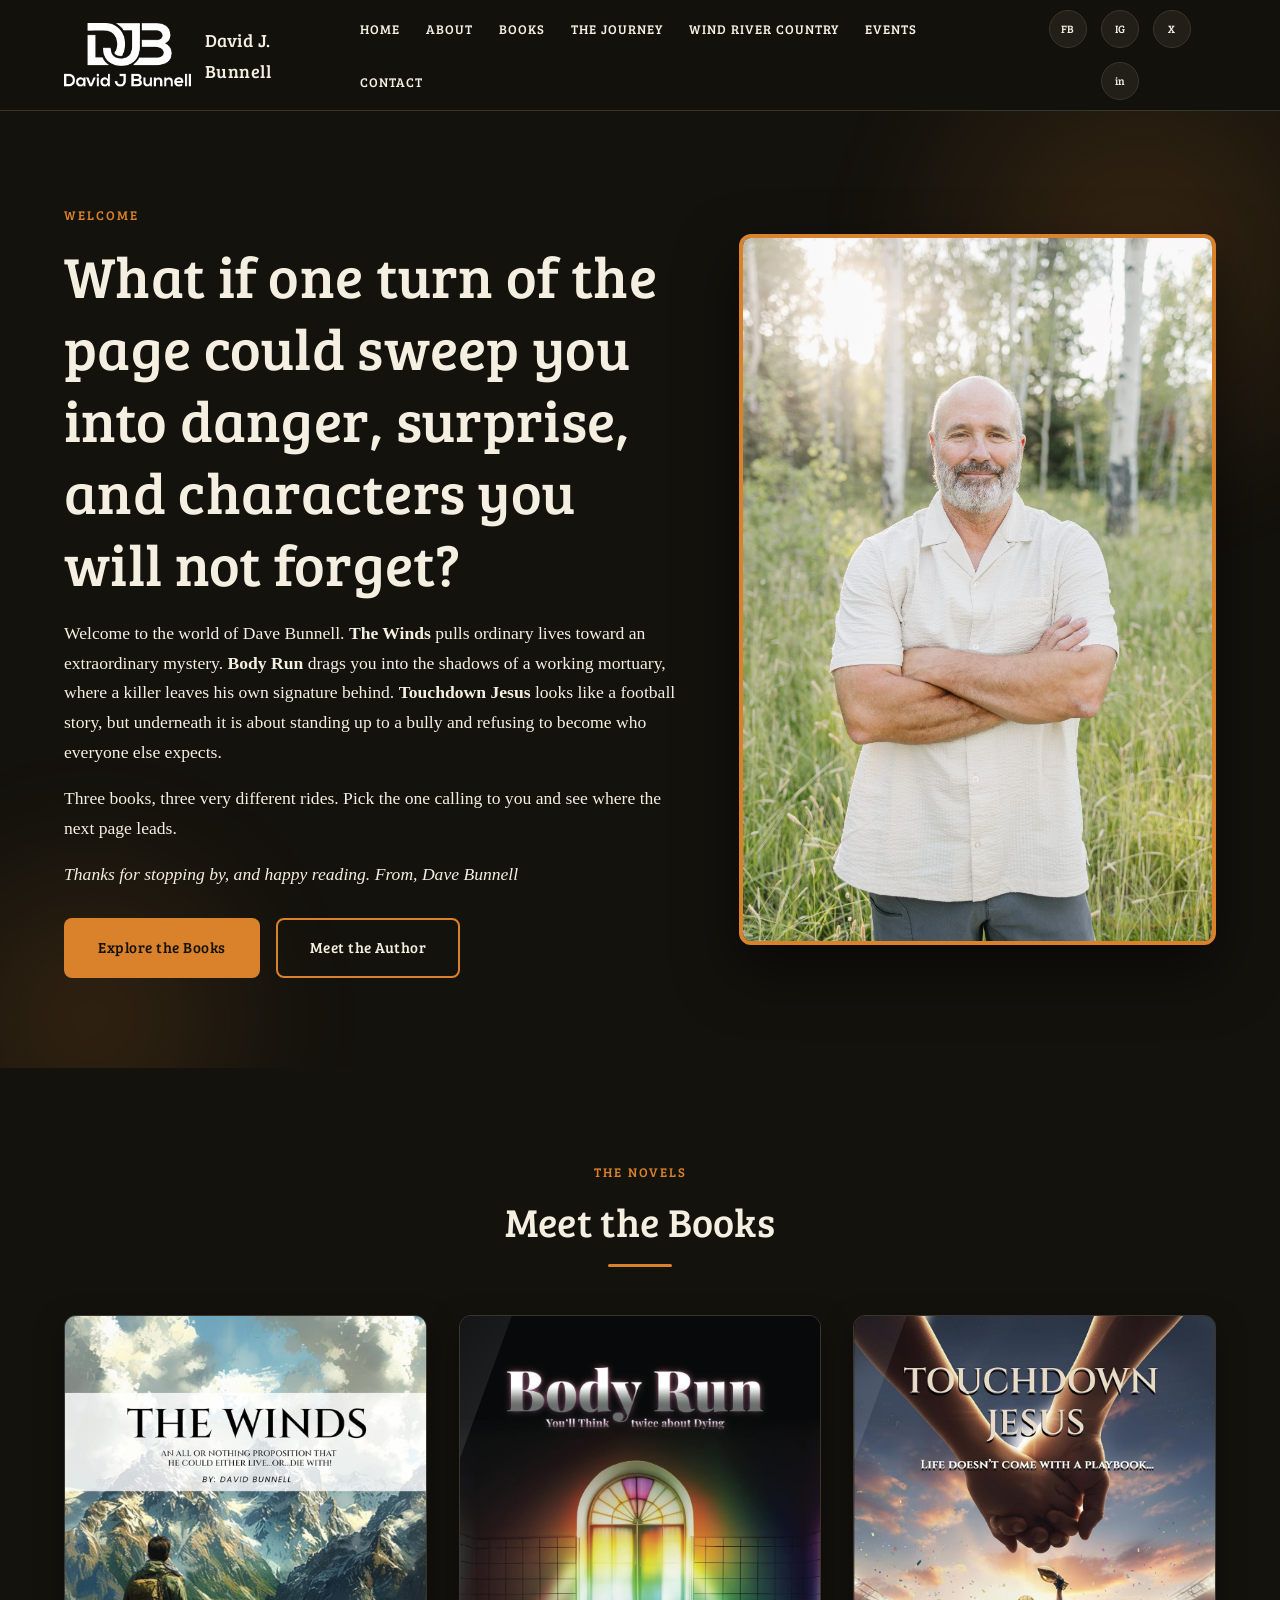
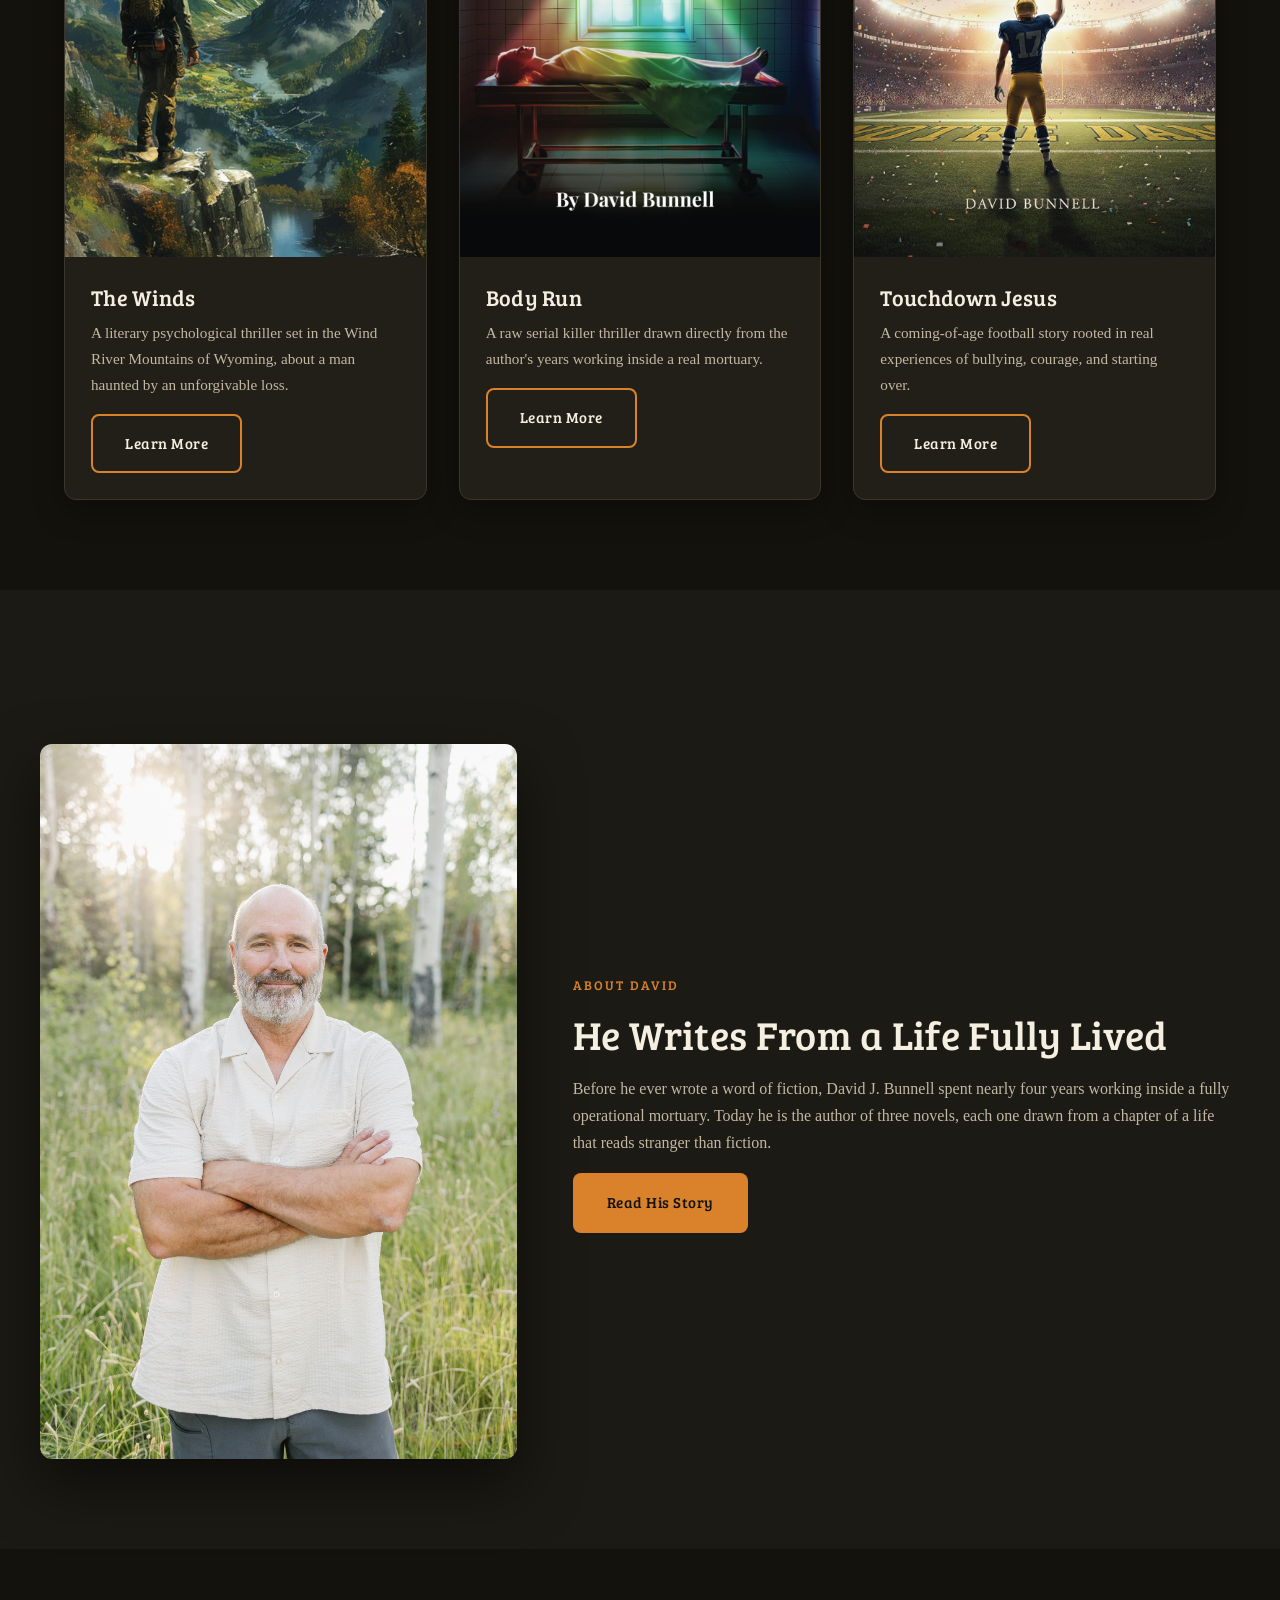
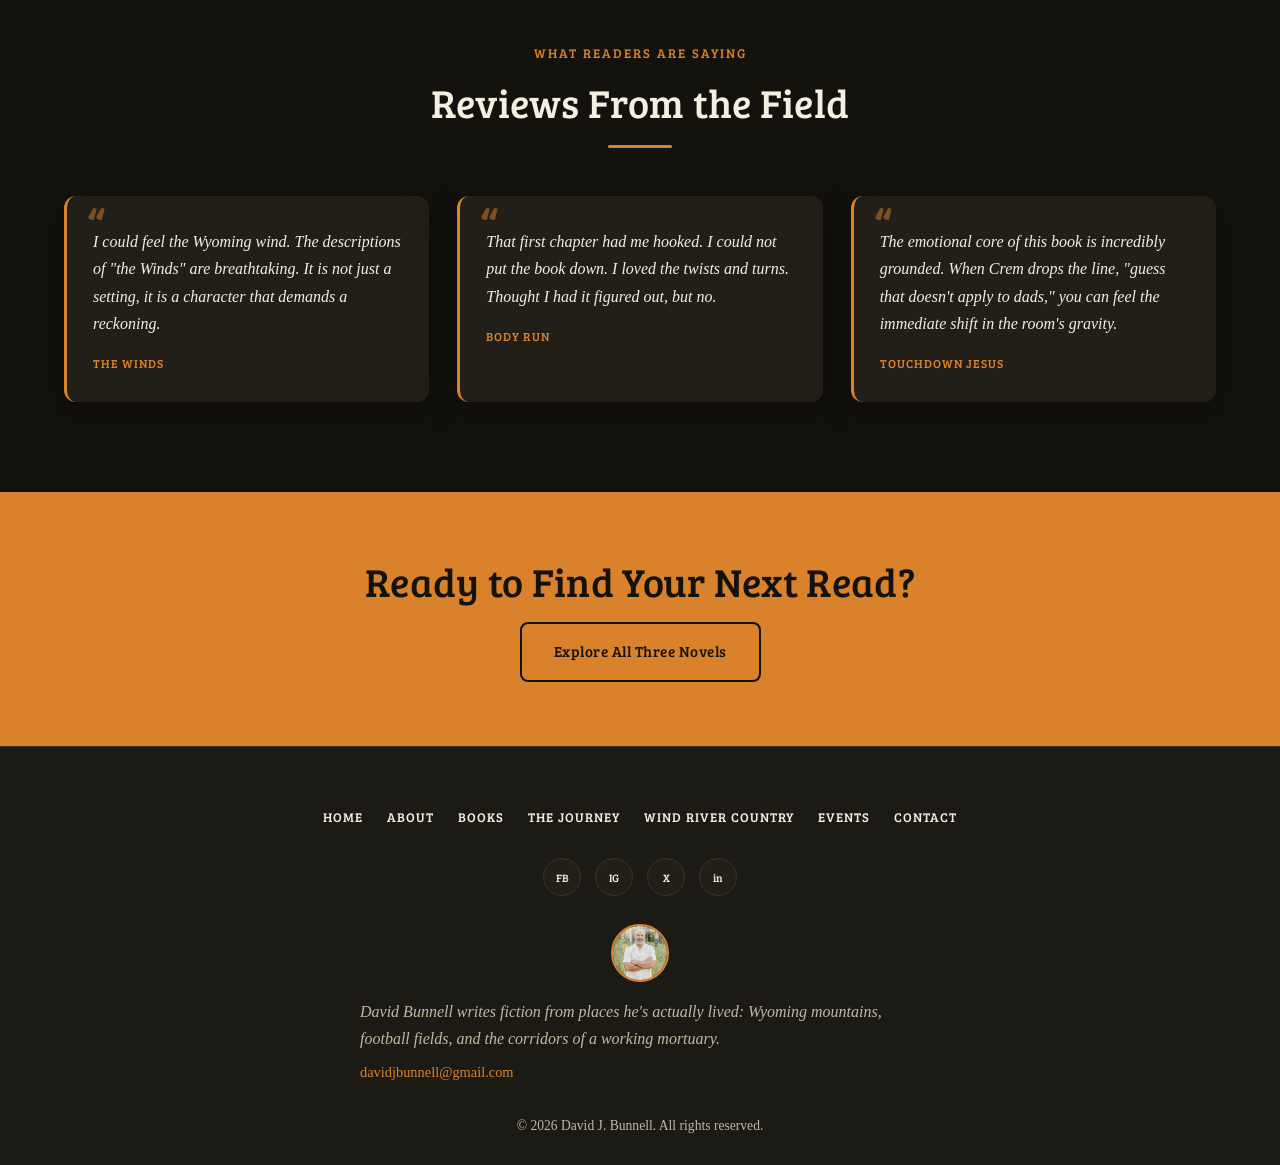
<file: index.html>
<!DOCTYPE html>
<html lang="en">
<head>
<meta charset="UTF-8">
<meta name="viewport" content="width=device-width, initial-scale=1.0">
<title>David J. Bunnell | Author of The Winds, Body Run & Touchdown Jesus</title>
<meta name="description" content="David J. Bunnell writes fiction drawn from a life fully lived: Wyoming mountains, football fields, and a working mortuary. Explore his novels.">
<link rel="stylesheet" href="styles.css">
</head>
<body>

<header class="site-header">
  <div class="container header-inner">
    <a href="index.html" class="logo">
      <img src="logo.png" alt="David J. Bunnell logo" class="logo-photo">
      <span class="logo-word">David J. Bunnell</span>
    </a>
    <nav class="main-nav" id="main-nav">
      <ul>
        <li><a href="index.html">Home</a></li>
        <li><a href="about.html">About</a></li>
        <li class="has-dropdown">
          <a href="books.html">Books</a>
          <ul class="dropdown">
            <li><a href="book-the-winds.html">The Winds</a></li>
            <li><a href="book-body-run.html">Body Run</a></li>
            <li><a href="book-touchdown-jesus.html">Touchdown Jesus</a></li>
          </ul>
        </li>
        <li><a href="the-journey.html">The Journey</a></li>
        <li><a href="lander-wind-rivers.html">Wind River Country</a></li>
        <li><a href="events.html">Events</a></li>
        <li><a href="contact.html">Contact</a></li>
      </ul>
    </nav>
    <div class="social-icons header-social">
      <a href="https://www.facebook.com/share/1HN6yEYTqN/?mibextid=wwXIfr" target="_blank" rel="noopener noreferrer" aria-label="Facebook">FB</a>
      <a href="https://www.instagram.com/authordavidbunnell?igsi=NWQ4emoxc3NoaTAx" target="_blank" rel="noopener noreferrer" aria-label="Instagram">IG</a>
      <a href="https://x.com/authorbunnell?s=11" target="_blank" rel="noopener noreferrer" aria-label="X">X</a>
      <a href="https://www.linkedin.com/in/dave-bunnell-972948b?utm_source=share_via&utm_content=profile&utm_medium=member_ios" target="_blank" rel="noopener noreferrer" aria-label="LinkedIn">in</a>
    </div>
    <button class="hamburger" id="hamburger" aria-label="Toggle menu" aria-expanded="false">
      <span></span><span></span><span></span>
    </button>
  </div>
</header>

<section class="hero">
  <div class="container hero-flex">
    <div class="hero-content">
      <span class="eyebrow">Welcome</span>
      <h1>What if one turn of the page could sweep you into danger, surprise, and characters you will not forget?</h1>
      <p>Welcome to the world of Dave Bunnell. <strong>The Winds</strong> pulls ordinary lives toward an extraordinary mystery. <strong>Body Run</strong> drags you into the shadows of a working mortuary, where a killer leaves his own signature behind. <strong>Touchdown Jesus</strong> looks like a football story, but underneath it is about standing up to a bully and refusing to become who everyone else expects.</p>
      <p>Three books, three very different rides. Pick the one calling to you and see where the next page leads.</p>
      <p><em>Thanks for stopping by, and happy reading. From, Dave Bunnell</em></p>
      <div class="btn-row">
        <a href="books.html" class="btn btn-primary btn-glow">Explore the Books</a>
        <a href="about.html" class="btn btn-outline">Meet the Author</a>
      </div>
    </div>
    <div class="hero-photo-frame">
      <img src="david-bunnell-author-photo.png" alt="Author David J. Bunnell">
    </div>
  </div>
</section>

<section>
  <div class="container">
    <div class="section-head reveal">
      <span class="eyebrow">The Novels</span>
      <h2>Meet the Books</h2>
    </div>
    <div class="card-grid reveal">
      <div class="book-card">
        <img src="cover-the-winds.png" alt="The Winds book cover">
        <div class="book-card-body">
          <h3>The Winds</h3>
          <p>A literary psychological thriller set in the Wind River Mountains of Wyoming, about a man haunted by an unforgivable loss.</p>
          <a href="book-the-winds.html" class="btn btn-outline">Learn More</a>
        </div>
      </div>
      <div class="book-card">
        <img src="cover-body-run.png" alt="Body Run book cover">
        <div class="book-card-body">
          <h3>Body Run</h3>
          <p>A raw serial killer thriller drawn directly from the author's years working inside a real mortuary.</p>
          <a href="book-body-run.html" class="btn btn-outline">Learn More</a>
        </div>
      </div>
      <div class="book-card">
        <img src="cover-touchdown-jesus.png" alt="Touchdown Jesus book cover">
        <div class="book-card-body">
          <h3>Touchdown Jesus</h3>
          <p>A coming-of-age football story rooted in real experiences of bullying, courage, and starting over.</p>
          <a href="book-touchdown-jesus.html" class="btn btn-outline">Learn More</a>
        </div>
      </div>
    </div>
  </div>
</section>

<section class="section-alt">
  <div class="container feature-block reveal" style="border-bottom:none; padding-bottom:0;">
    <div class="feature-image">
      <img src="david-bunnell-author-photo.png" alt="Author David J. Bunnell">
    </div>
    <div class="feature-text">
      <span class="eyebrow">About David</span>
      <h2>He Writes From a Life Fully Lived</h2>
      <p>Before he ever wrote a word of fiction, David J. Bunnell spent nearly four years working inside a fully operational mortuary. Today he is the author of three novels, each one drawn from a chapter of a life that reads stranger than fiction.</p>
      <a href="about.html" class="btn btn-primary">Read His Story</a>
    </div>
  </div>
</section>

<section>
  <div class="container">
    <div class="section-head reveal">
      <span class="eyebrow">What Readers Are Saying</span>
      <h2>Reviews From the Field</h2>
    </div>
    <div class="testimonial-strip reveal">
      <div class="testimonial-card">
        <p>I could feel the Wyoming wind. The descriptions of "the Winds" are breathtaking. It is not just a setting, it is a character that demands a reckoning.</p>
        <span class="book-tag">The Winds</span>
      </div>
      <div class="testimonial-card">
        <p>That first chapter had me hooked. I could not put the book down. I loved the twists and turns. Thought I had it figured out, but no.</p>
        <span class="book-tag">Body Run</span>
      </div>
      <div class="testimonial-card">
        <p>The emotional core of this book is incredibly grounded. When Crem drops the line, "guess that doesn't apply to dads," you can feel the immediate shift in the room's gravity.</p>
        <span class="book-tag">Touchdown Jesus</span>
      </div>
    </div>
  </div>
</section>

<section class="cta-banner">
  <div class="container reveal">
    <h2>Ready to Find Your Next Read?</h2>
    <a href="books.html" class="btn btn-outline">Explore All Three Novels</a>
  </div>
</section>

<footer class="site-footer">
  <div class="container footer-inner">
    <nav class="footer-nav">
      <ul>
        <li><a href="index.html">Home</a></li>
        <li><a href="about.html">About</a></li>
        <li><a href="books.html">Books</a></li>
        <li><a href="the-journey.html">The Journey</a></li>
        <li><a href="lander-wind-rivers.html">Wind River Country</a></li>
        <li><a href="events.html">Events</a></li>
        <li><a href="contact.html">Contact</a></li>
      </ul>
    </nav>
    <div class="social-icons">
      <a href="https://www.facebook.com/share/1HN6yEYTqN/?mibextid=wwXIfr" target="_blank" rel="noopener noreferrer" aria-label="Facebook">FB</a>
      <a href="https://www.instagram.com/authordavidbunnell?igsi=NWQ4emoxc3NoaTAx" target="_blank" rel="noopener noreferrer" aria-label="Instagram">IG</a>
      <a href="https://x.com/authorbunnell?s=11" target="_blank" rel="noopener noreferrer" aria-label="X">X</a>
      <a href="https://www.linkedin.com/in/dave-bunnell-972948b?utm_source=share_via&utm_content=profile&utm_medium=member_ios" target="_blank" rel="noopener noreferrer" aria-label="LinkedIn">in</a>
    </div>
    <div class="footer-author">
      <img src="david-bunnell-author-photo.png" alt="David J. Bunnell">
      <div>
        <p class="footer-tagline">David Bunnell writes fiction from places he's actually lived: Wyoming mountains, football fields, and the corridors of a working mortuary.</p>
        <a href="mailto:davidjbunnell@gmail.com" class="footer-email">davidjbunnell@gmail.com</a>
      </div>
    </div>
    <p class="footer-copy">&copy; 2026 David J. Bunnell. All rights reserved.</p>
  </div>
</footer>

<script src="script.js"></script>
</body>
</html>
</file>
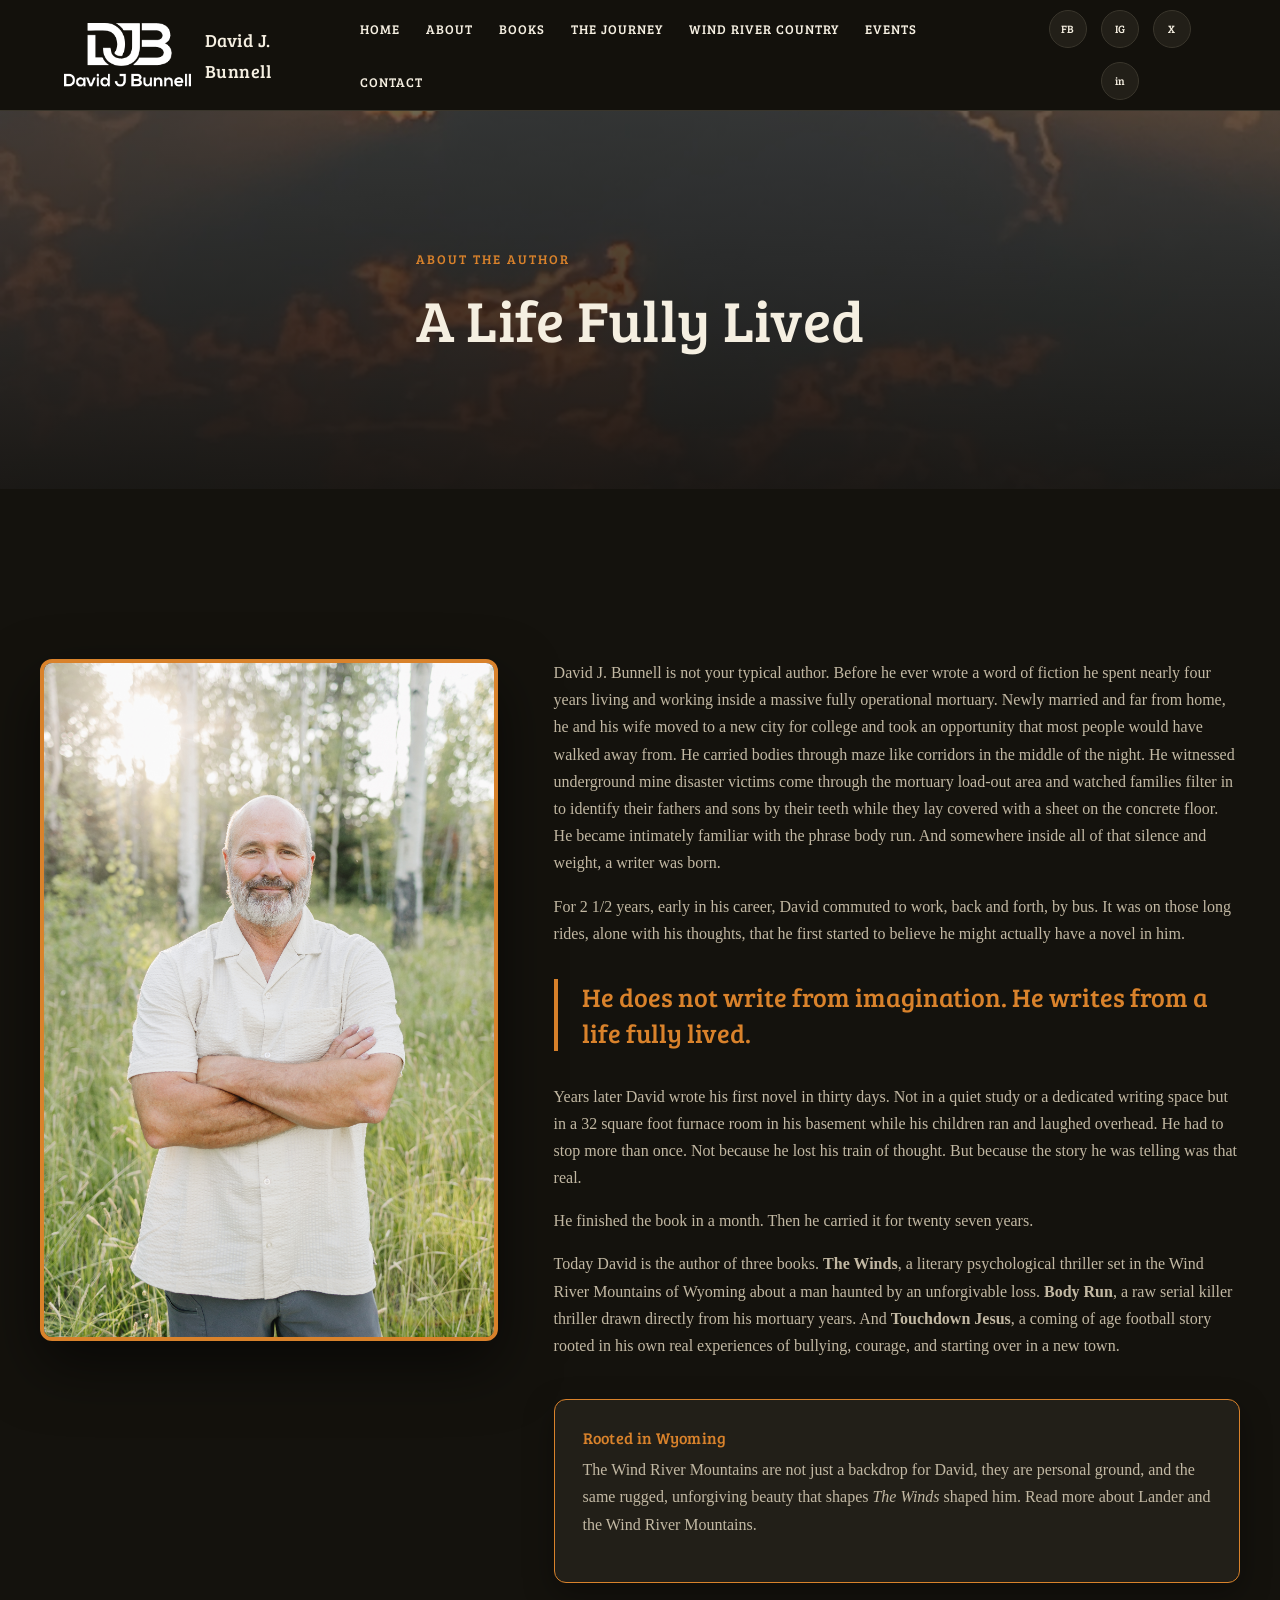
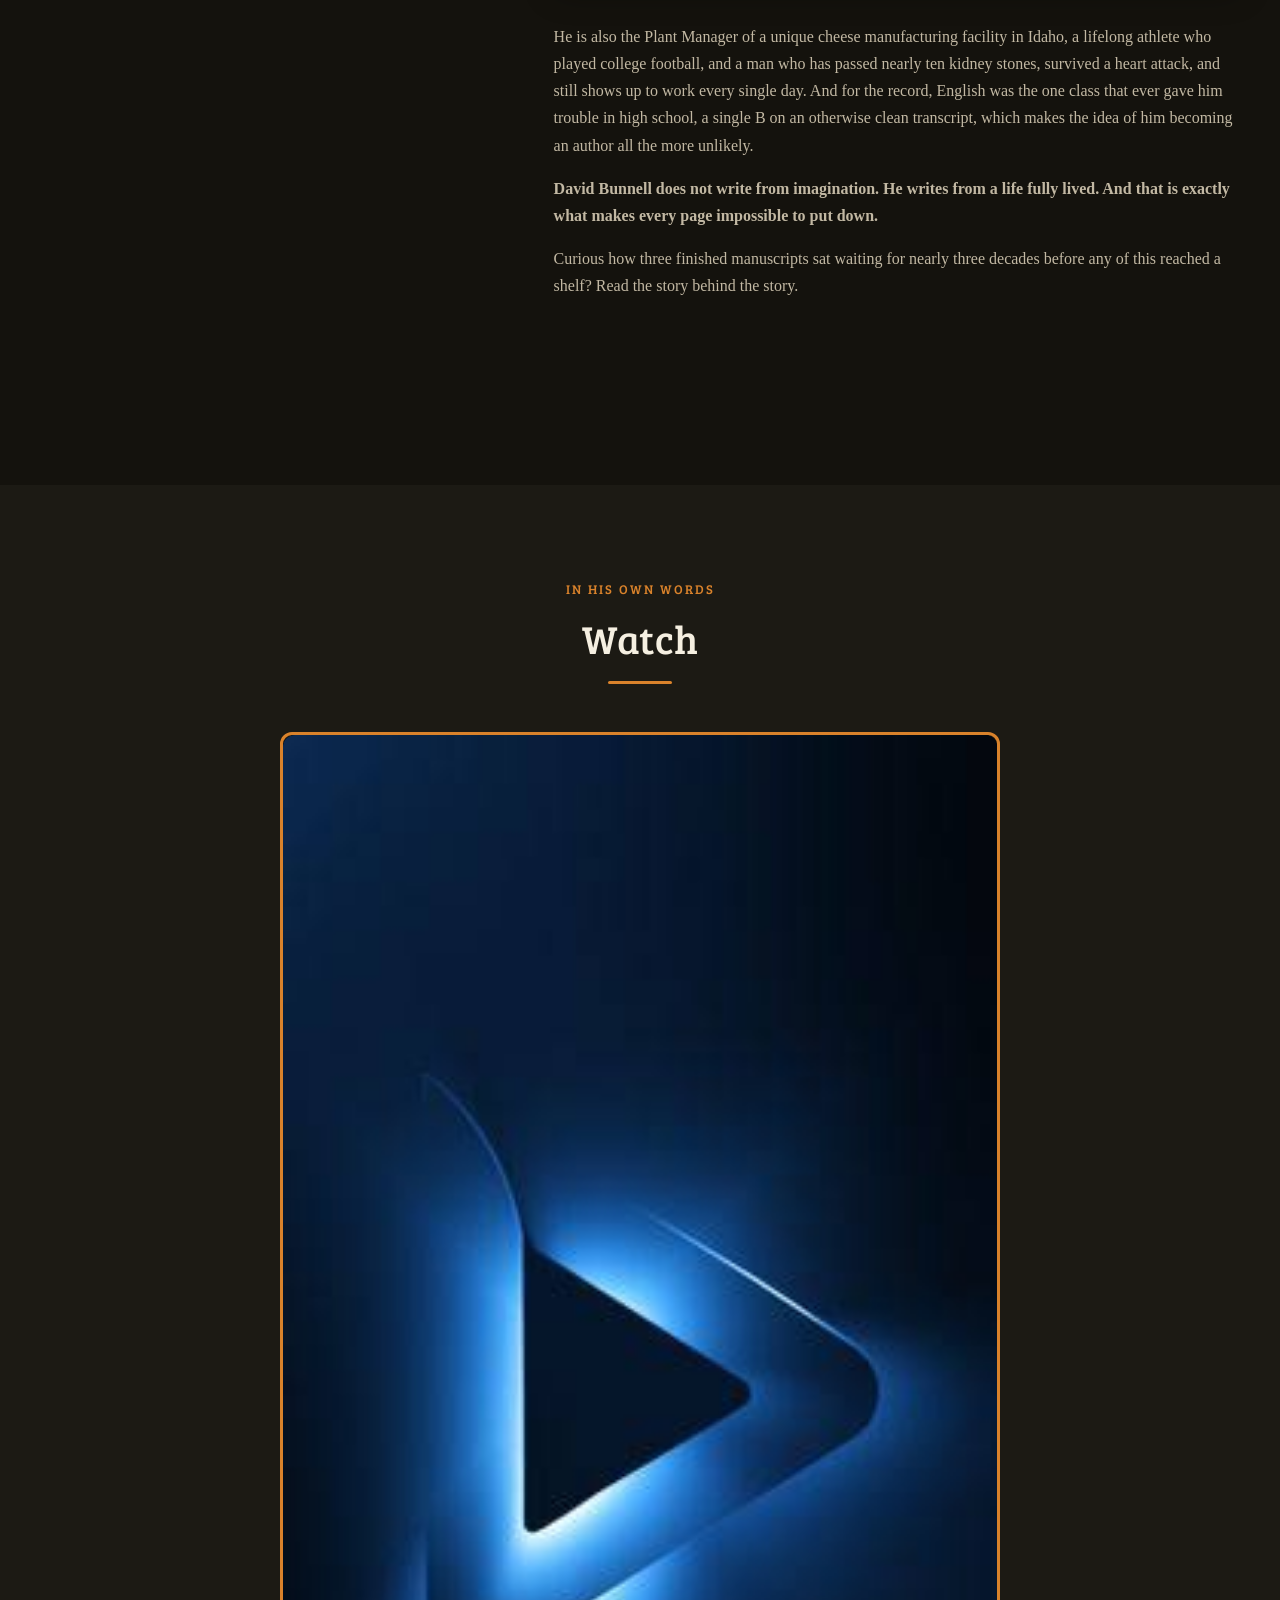
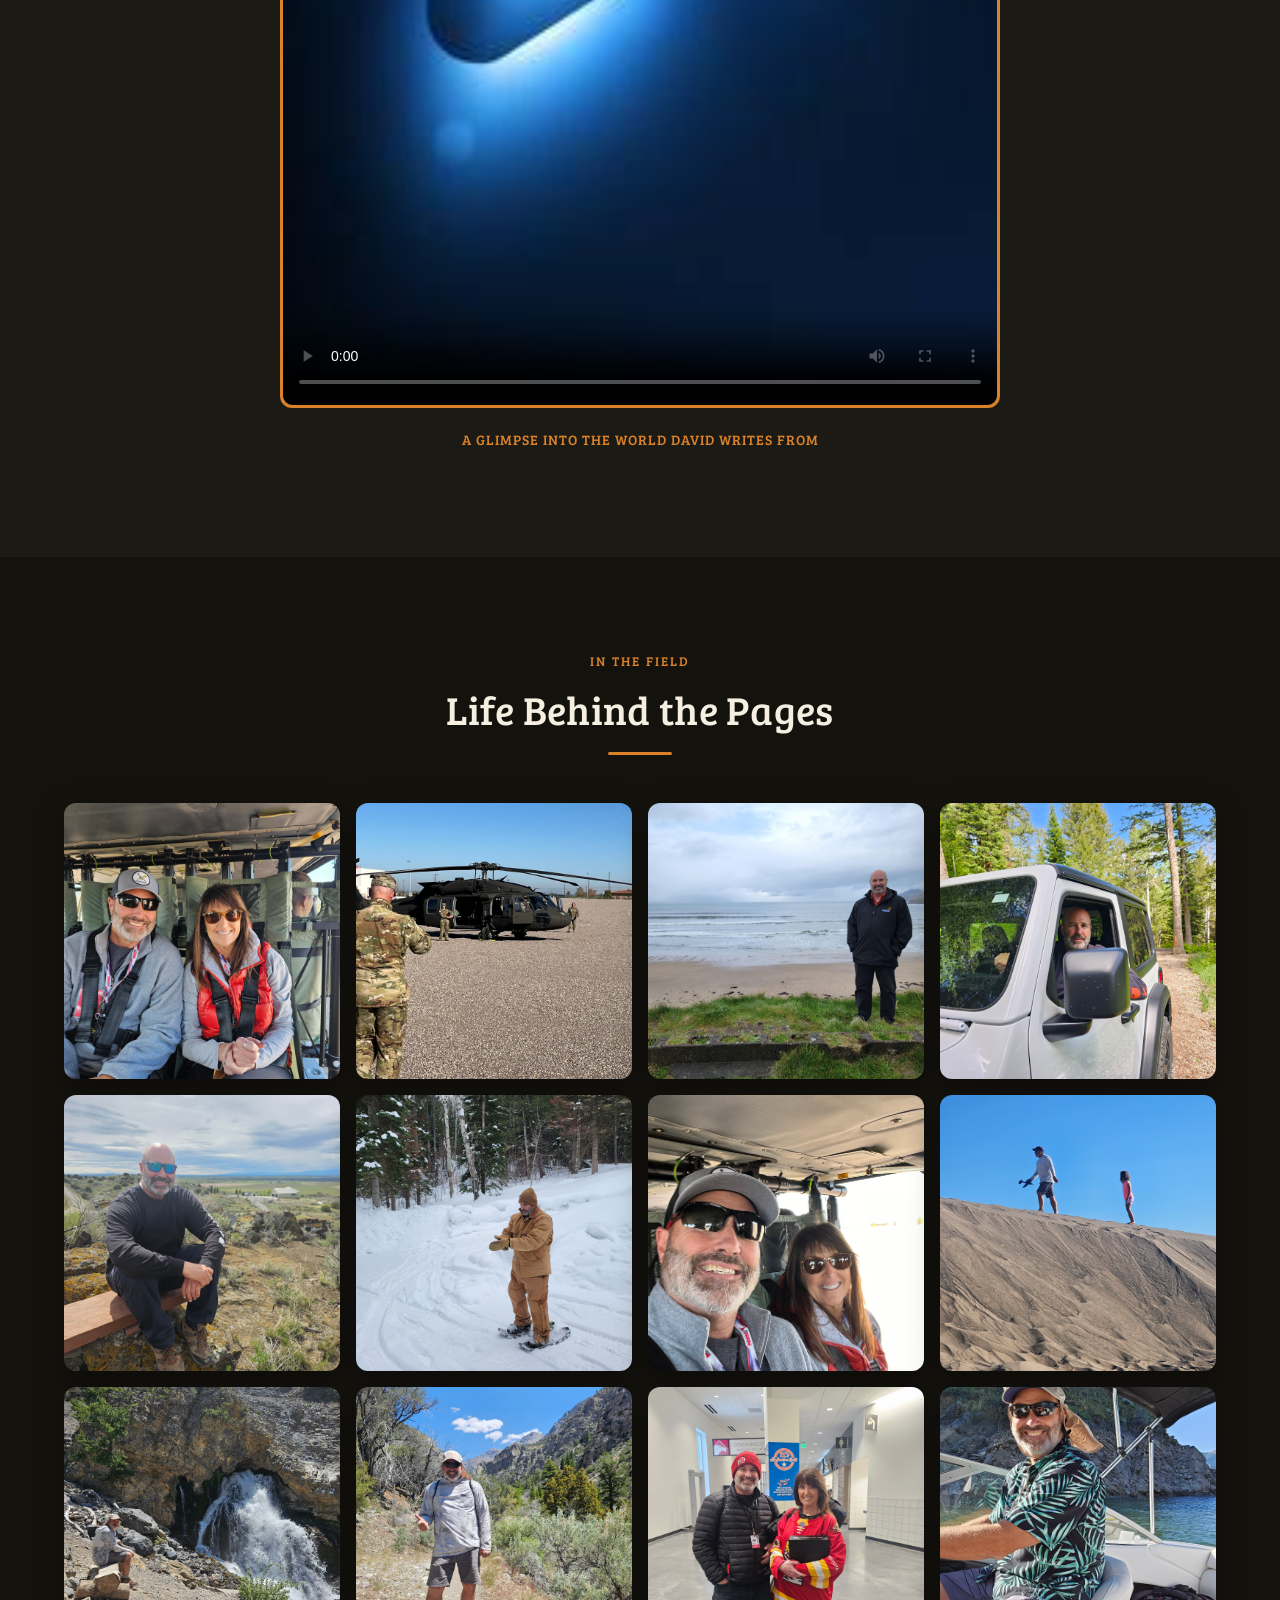
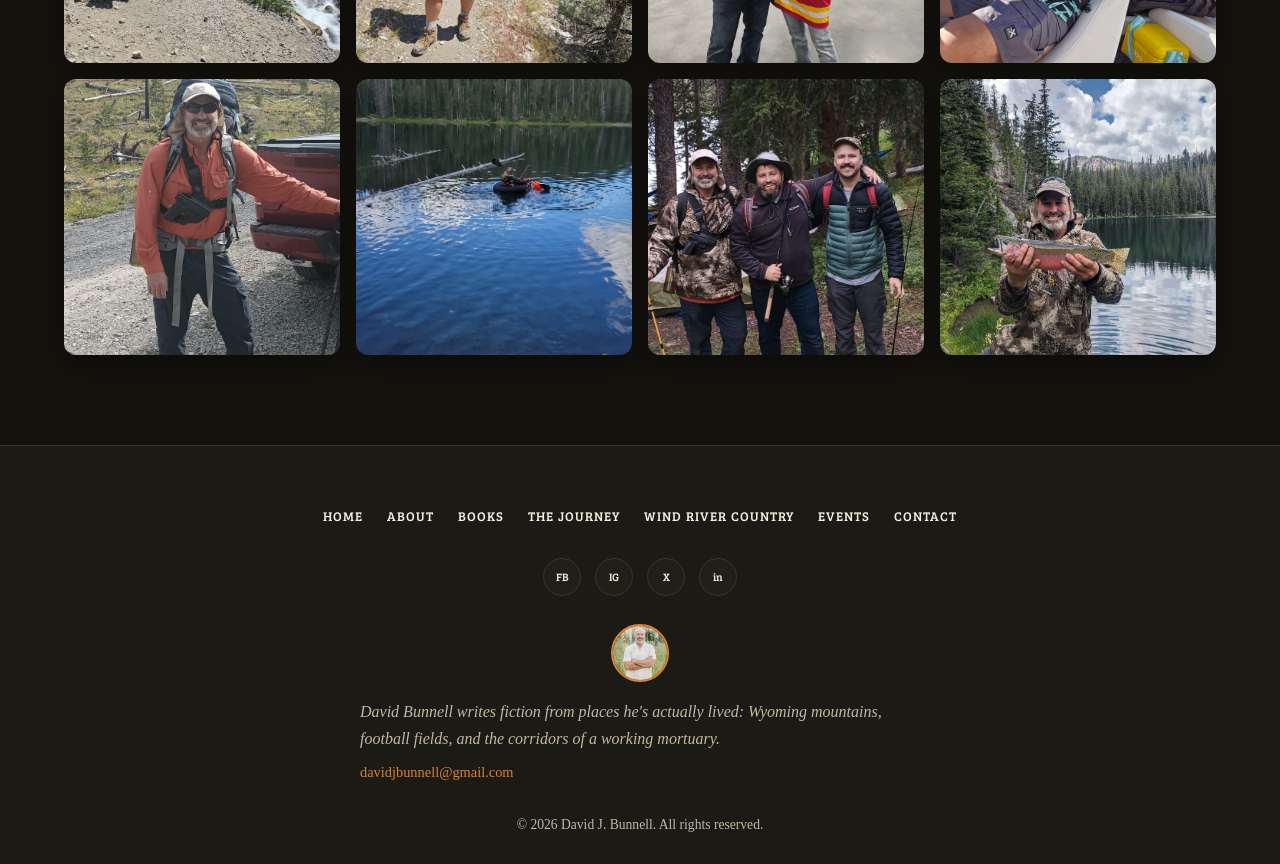
<file: about.html>
<!DOCTYPE html>
<html lang="en">
<head>
<meta charset="UTF-8">
<meta name="viewport" content="width=device-width, initial-scale=1.0">
<title>About David J. Bunnell | Author</title>
<meta name="description" content="From a working mortuary to the Wind River Mountains, the real life behind David J. Bunnell's novels.">
<link rel="stylesheet" href="styles.css">
</head>
<body>

<header class="site-header">
  <div class="container header-inner">
    <a href="index.html" class="logo">
      <img src="logo.png" alt="David J. Bunnell logo" class="logo-photo">
      <span class="logo-word">David J. Bunnell</span>
    </a>
    <nav class="main-nav" id="main-nav">
      <ul>
        <li><a href="index.html">Home</a></li>
        <li><a href="about.html">About</a></li>
        <li class="has-dropdown">
          <a href="books.html">Books</a>
          <ul class="dropdown">
            <li><a href="book-the-winds.html">The Winds</a></li>
            <li><a href="book-body-run.html">Body Run</a></li>
            <li><a href="book-touchdown-jesus.html">Touchdown Jesus</a></li>
          </ul>
        </li>
        <li><a href="the-journey.html">The Journey</a></li>
        <li><a href="lander-wind-rivers.html">Wind River Country</a></li>
        <li><a href="events.html">Events</a></li>
        <li><a href="contact.html">Contact</a></li>
      </ul>
    </nav>
    <div class="social-icons header-social">
      <a href="https://www.facebook.com/share/1HN6yEYTqN/?mibextid=wwXIfr" target="_blank" rel="noopener noreferrer">FB</a>
      <a href="https://www.instagram.com/authordavidbunnell?igsi=NWQ4emoxc3NoaTAx" target="_blank" rel="noopener noreferrer">IG</a>
      <a href="https://x.com/authorbunnell?s=11" target="_blank" rel="noopener noreferrer">X</a>
      <a href="https://www.linkedin.com/in/dave-bunnell-972948b?utm_source=share_via&utm_content=profile&utm_medium=member_ios" target="_blank" rel="noopener noreferrer">in</a>
    </div>
    <button class="hamburger" id="hamburger" aria-label="Toggle menu" aria-expanded="false">
      <span></span><span></span><span></span>
    </button>
  </div>
</header>

<section class="page-hero" style="background-image:url('wyoming-mountain-sunset.jpg');">
  <div class="container">
    <span class="eyebrow">About the Author</span>
    <h1>A Life Fully Lived</h1>
  </div>
</section>

<section>
  <div class="container about-hero reveal">
    <img src="david-bunnell-author-photo.png" alt="David J. Bunnell, author">
    <div>
      <p>David J. Bunnell is not your typical author. Before he ever wrote a word of fiction he spent nearly four years living and working inside a massive fully operational mortuary. Newly married and far from home, he and his wife moved to a new city for college and took an opportunity that most people would have walked away from. He carried bodies through maze like corridors in the middle of the night. He witnessed underground mine disaster victims come through the mortuary load-out area and watched families filter in to identify their fathers and sons by their teeth while they lay covered with a sheet on the concrete floor. He became intimately familiar with the phrase body run. And somewhere inside all of that silence and weight, a writer was born.</p>

      <p>For 2 1/2 years, early in his career, David commuted to work, back and forth, by bus. It was on those long rides, alone with his thoughts, that he first started to believe he might actually have a novel in him.</p>

      <blockquote class="pull-quote">He does not write from imagination. He writes from a life fully lived.</blockquote>

      <p>Years later David wrote his first novel in thirty days. Not in a quiet study or a dedicated writing space but in a 32 square foot furnace room in his basement while his children ran and laughed overhead. He had to stop more than once. Not because he lost his train of thought. But because the story he was telling was that real.</p>

      <p>He finished the book in a month. Then he carried it for twenty seven years.</p>

      <p>Today David is the author of three books. <strong>The Winds</strong>, a literary psychological thriller set in the Wind River Mountains of Wyoming about a man haunted by an unforgivable loss. <strong>Body Run</strong>, a raw serial killer thriller drawn directly from his mortuary years. And <strong>Touchdown Jesus</strong>, a coming of age football story rooted in his own real experiences of bullying, courage, and starting over in a new town.</p>

      <div class="callout-box">
        <h4>Rooted in Wyoming</h4>
        <p>The Wind River Mountains are not just a backdrop for David, they are personal ground, and the same rugged, unforgiving beauty that shapes <em>The Winds</em> shaped him. <a href="lander-wind-rivers.html">Read more about Lander and the Wind River Mountains</a>.</p>
      </div>

      <p>He is also the Plant Manager of a unique cheese manufacturing facility in Idaho, a lifelong athlete who played college football, and a man who has passed nearly ten kidney stones, survived a heart attack, and still shows up to work every single day. And for the record, English was the one class that ever gave him trouble in high school, a single B on an otherwise clean transcript, which makes the idea of him becoming an author all the more unlikely.</p>

      <p><strong>David Bunnell does not write from imagination. He writes from a life fully lived. And that is exactly what makes every page impossible to put down.</strong></p>

      <p>Curious how three finished manuscripts sat waiting for nearly three decades before any of this reached a shelf? <a href="the-journey.html">Read the story behind the story</a>.</p>
    </div>
  </div>
</section>

<section class="section-alt">
  <div class="container reveal">
    <div class="section-head">
      <span class="eyebrow">In His Own Words</span>
      <h2>Watch</h2>
    </div>
    <div class="video-frame">
      <video controls preload="metadata" poster="vid.png">
        <source src="david.mp4" type="video/mp4">
        Your browser does not support the video tag.
      </video>
    </div>
    <p class="video-caption">A glimpse into the world David writes from</p>
  </div>
</section>

<section>
  <div class="container reveal">
    <div class="section-head">
      <span class="eyebrow">In the Field</span>
      <h2>Life Behind the Pages</h2>
    </div>
    <div class="gallery-grid">
      <img src="20230914_094637(0) (1).jpg" alt="David fishing in Wyoming">
      <img src="IMG_2784.jpg" alt="David at an author event">
      <img src="david-ireland-beach.jpg" alt="David on the coast of Ireland">
      <img src="david-jeep-trail.jpg" alt="David driving a Jeep on a forest trail">
      <img src="david-mountain-overlook.jpg" alt="David overlooking a Wyoming valley">
      <img src="david-snowshoe-winter.jpg" alt="David snowshoeing in winter">
      <img src="IMG_2788 (1).jpg" alt="David snowshoeing in winter">
      <img src="20240704_184928 (1).jpg" alt="David snowshoeing in winter">
      <img src="20240622_130526 (1).jpg" alt="David snowshoeing in winter">
      <img src="20240622_121415.jpg" alt="David snowshoeing in winter">
      <img src="20240113_163350.jpg" alt="David snowshoeing in winter">
      <img src="20230729_180458.jpg" alt="David snowshoeing in winter">
      <img src="unnamed.png" alt="David snowshoeing in winter">
      <img src="Image (3).png" alt="David snowshoeing in winter">
      <img src="Image (4).png" alt="David snowshoeing in winter">
      <img src="Image (5).png" alt="David snowshoeing in winter">
    </div>
  </div>
</section>

<footer class="site-footer">
  <div class="container footer-inner">
    <nav class="footer-nav">
      <ul>
        <li><a href="index.html">Home</a></li>
        <li><a href="about.html">About</a></li>
        <li><a href="books.html">Books</a></li>
        <li><a href="the-journey.html">The Journey</a></li>
        <li><a href="lander-wind-rivers.html">Wind River Country</a></li>
        <li><a href="events.html">Events</a></li>
        <li><a href="contact.html">Contact</a></li>
      </ul>
    </nav>
    <div class="social-icons">
      <a href="https://www.facebook.com/share/1HN6yEYTqN/?mibextid=wwXIfr" target="_blank" rel="noopener noreferrer">FB</a>
      <a href="https://www.instagram.com/authordavidbunnell?igsi=NWQ4emoxc3NoaTAx" target="_blank" rel="noopener noreferrer">IG</a>
      <a href="https://x.com/authorbunnell?s=11" target="_blank" rel="noopener noreferrer">X</a>
      <a href="https://www.linkedin.com/in/dave-bunnell-972948b?utm_source=share_via&utm_content=profile&utm_medium=member_ios" target="_blank" rel="noopener noreferrer">in</a>
    </div>
    <div class="footer-author">
      <img src="david-bunnell-author-photo.png" alt="David J. Bunnell">
      <div>
        <p class="footer-tagline">David Bunnell writes fiction from places he's actually lived: Wyoming mountains, football fields, and the corridors of a working mortuary.</p>
        <a href="mailto:davidjbunnell@gmail.com" class="footer-email">davidjbunnell@gmail.com</a>
      </div>
    </div>
    <p class="footer-copy">&copy; 2026 David J. Bunnell. All rights reserved.</p>
  </div>
</footer>

<script src="script.js"></script>
</body>
</html>
</file>
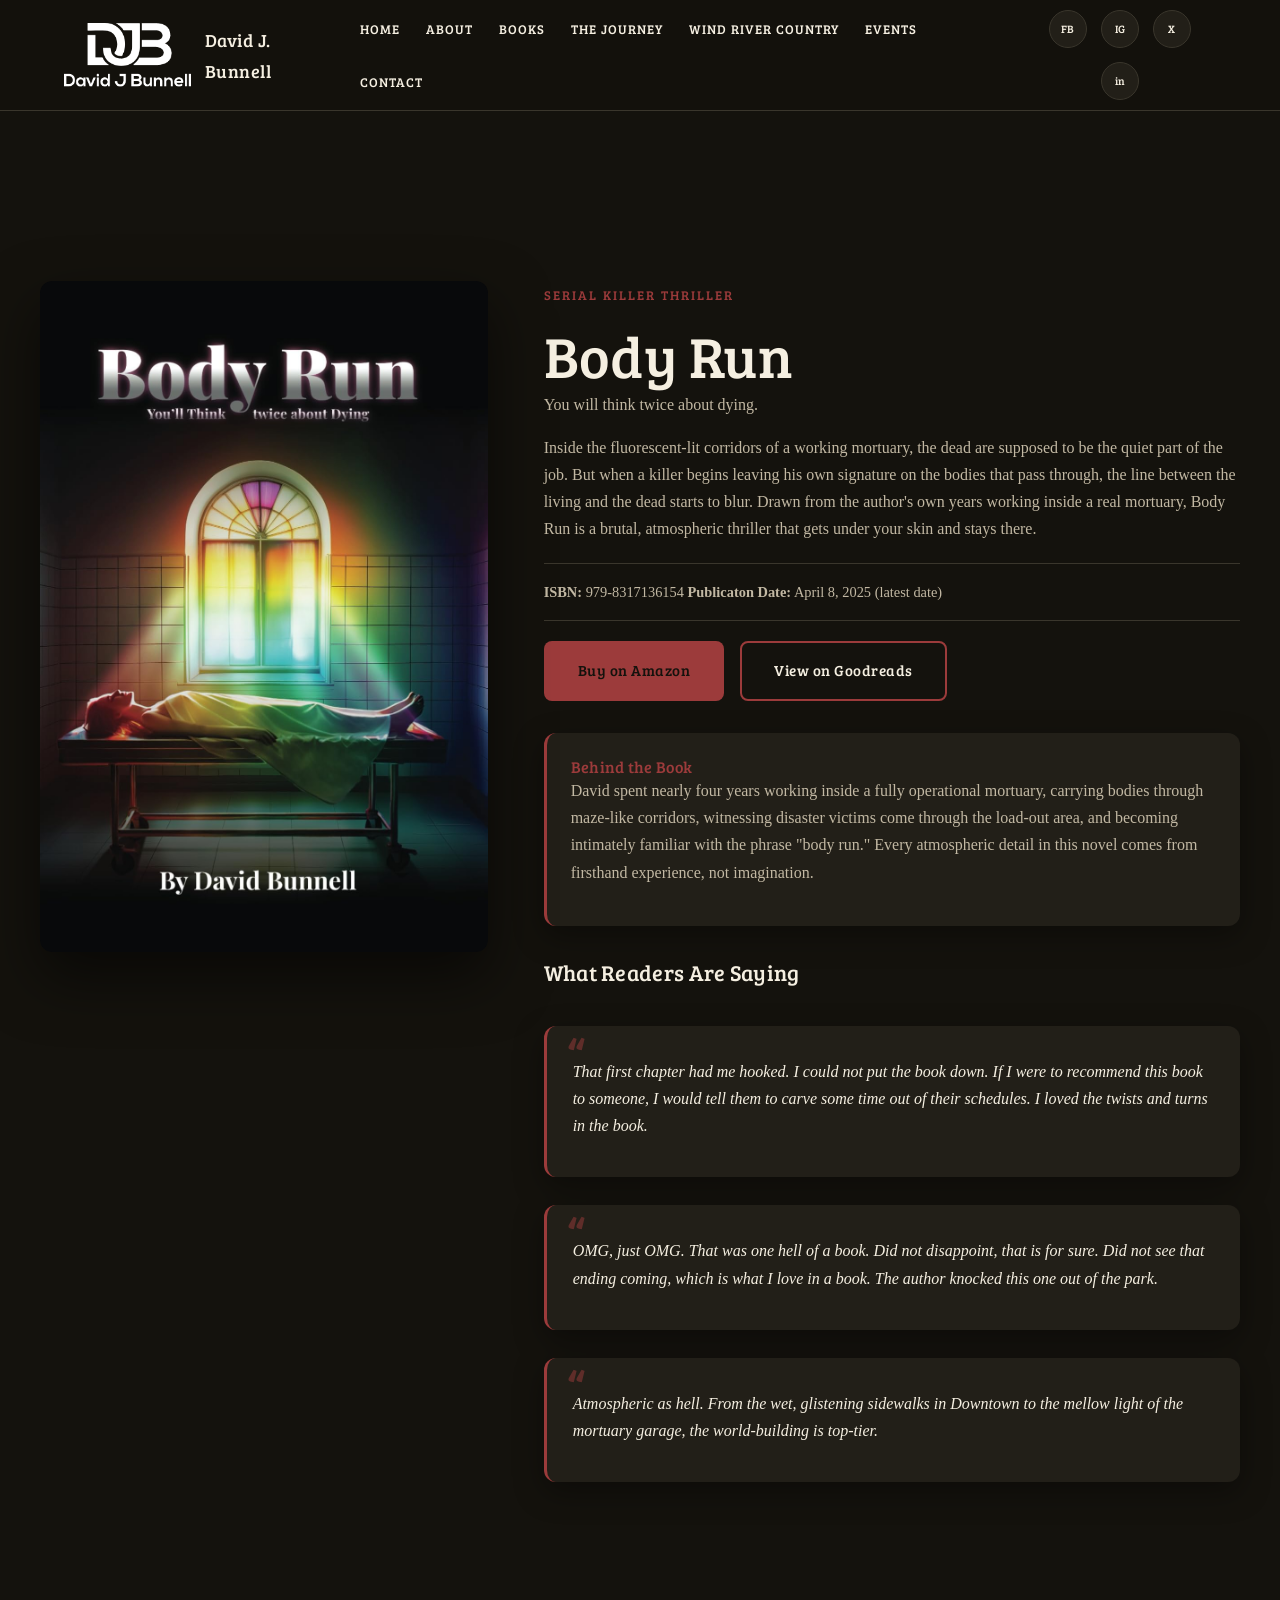
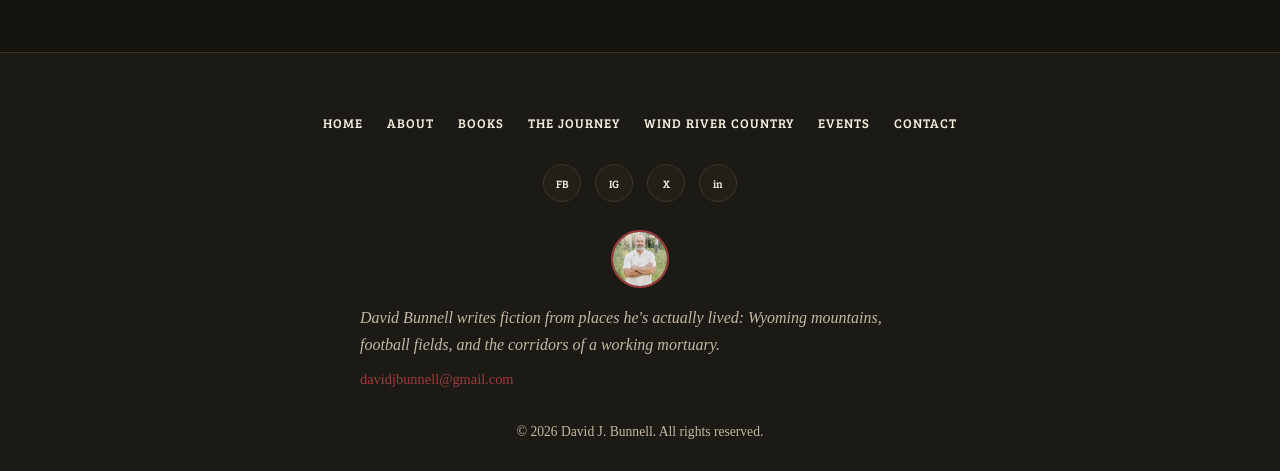
<file: book-body-run.html>
<!DOCTYPE html>
<html lang="en">
<head>
<meta charset="UTF-8">
<meta name="viewport" content="width=device-width, initial-scale=1.0">
<title>Body Run | David J. Bunnell</title>
<meta name="description" content="A raw serial killer thriller drawn directly from the author's own years working inside a real mortuary.">
<link rel="stylesheet" href="styles.css">
</head>
<body class="theme-bodyrun">

<header class="site-header">
  <div class="container header-inner">
    <a href="index.html" class="logo">
      <img src="logo.png" alt="David J. Bunnell logo" class="logo-photo">
      <span class="logo-word">David J. Bunnell</span>
    </a>
    <nav class="main-nav" id="main-nav">
      <ul>
        <li><a href="index.html">Home</a></li>
        <li><a href="about.html">About</a></li>
        <li class="has-dropdown">
          <a href="books.html">Books</a>
          <ul class="dropdown">
            <li><a href="book-the-winds.html">The Winds</a></li>
            <li><a href="book-body-run.html">Body Run</a></li>
            <li><a href="book-touchdown-jesus.html">Touchdown Jesus</a></li>
          </ul>
        </li>
        <li><a href="the-journey.html">The Journey</a></li>
        <li><a href="lander-wind-rivers.html">Wind River Country</a></li>
        <li><a href="events.html">Events</a></li>
        <li><a href="contact.html">Contact</a></li>
      </ul>
    </nav>
    <div class="social-icons header-social">
      <a href="https://www.facebook.com/share/1HN6yEYTqN/?mibextid=wwXIfr" target="_blank" rel="noopener noreferrer">FB</a>
      <a href="https://www.instagram.com/authordavidbunnell?igsi=NWQ4emoxc3NoaTAx" target="_blank" rel="noopener noreferrer">IG</a>
      <a href="https://x.com/authorbunnell?s=11" target="_blank" rel="noopener noreferrer">X</a>
      <a href="https://www.linkedin.com/in/dave-bunnell-972948b?utm_source=share_via&utm_content=profile&utm_medium=member_ios" target="_blank" rel="noopener noreferrer">in</a>
    </div>
    <button class="hamburger" id="hamburger" aria-label="Toggle menu" aria-expanded="false">
      <span></span><span></span><span></span>
    </button>
  </div>
</header>

<section>
  <div class="container book-detail reveal">
    <div class="book-detail-cover">
      <img src="cover-body-run.png" alt="Body Run book cover">
    </div>
    <div class="book-detail-text">
      <span class="eyebrow">Serial Killer Thriller</span>
      <h1>Body Run</h1>
      <p class="tagline">You will think twice about dying.</p>

      <p>Inside the fluorescent-lit corridors of a working mortuary, the dead are supposed to be the quiet part of the job. But when a killer begins leaving his own signature on the bodies that pass through, the line between the living and the dead starts to blur. Drawn from the author's own years working inside a real mortuary, Body Run is a brutal, atmospheric thriller that gets under your skin and stays there.</p>

      <div class="book-meta">
        <strong>ISBN:</strong> 979-8317136154
        <strong>Publicaton Date:</strong> April 8, 2025 (latest date)
      </div>

      <div class="btn-row">
        <a href="https://www.amazon.com/Body-Run-Youll-Think-Twice-ebook/dp/B0F448Q71P?ref_=ast_author_dp&th=1&psc=1" target="_blank" rel="noopener noreferrer" class="btn btn-primary">Buy on Amazon</a>
        <a href="https://www.goodreads.com/book/show/231170749" target="_blank" rel="noopener noreferrer" class="btn btn-outline">View on Goodreads</a>
      </div>

      <div class="sidebar-box">
        <h4>Behind the Book</h4>
        <p>David spent nearly four years working inside a fully operational mortuary, carrying bodies through maze-like corridors, witnessing disaster victims come through the load-out area, and becoming intimately familiar with the phrase "body run." Every atmospheric detail in this novel comes from firsthand experience, not imagination.</p>
      </div>

      <h3>What Readers Are Saying</h3>
      <div class="testimonial-strip" style="grid-template-columns: 1fr;">
        <div class="testimonial-card">
          <p>That first chapter had me hooked. I could not put the book down. If I were to recommend this book to someone, I would tell them to carve some time out of their schedules. I loved the twists and turns in the book.</p>
        </div>
        <div class="testimonial-card">
          <p>OMG, just OMG. That was one hell of a book. Did not disappoint, that is for sure. Did not see that ending coming, which is what I love in a book. The author knocked this one out of the park.</p>
        </div>
        <div class="testimonial-card">
          <p>Atmospheric as hell. From the wet, glistening sidewalks in Downtown to the mellow light of the mortuary garage, the world-building is top-tier.</p>
        </div>
      </div>
    </div>
  </div>
</section>

<footer class="site-footer">
  <div class="container footer-inner">
    <nav class="footer-nav">
      <ul>
        <li><a href="index.html">Home</a></li>
        <li><a href="about.html">About</a></li>
        <li><a href="books.html">Books</a></li>
        <li><a href="the-journey.html">The Journey</a></li>
        <li><a href="lander-wind-rivers.html">Wind River Country</a></li>
        <li><a href="events.html">Events</a></li>
        <li><a href="contact.html">Contact</a></li>
      </ul>
    </nav>
    <div class="social-icons">
      <a href="https://www.facebook.com/share/1HN6yEYTqN/?mibextid=wwXIfr" target="_blank" rel="noopener noreferrer">FB</a>
      <a href="https://www.instagram.com/authordavidbunnell?igsi=NWQ4emoxc3NoaTAx" target="_blank" rel="noopener noreferrer">IG</a>
      <a href="https://x.com/authorbunnell?s=11" target="_blank" rel="noopener noreferrer">X</a>
      <a href="https://www.linkedin.com/in/dave-bunnell-972948b?utm_source=share_via&utm_content=profile&utm_medium=member_ios" target="_blank" rel="noopener noreferrer">in</a>
    </div>
    <div class="footer-author">
      <img src="david-bunnell-author-photo.png" alt="David J. Bunnell">
      <div>
        <p class="footer-tagline">David Bunnell writes fiction from places he's actually lived: Wyoming mountains, football fields, and the corridors of a working mortuary.</p>
        <a href="mailto:davidjbunnell@gmail.com" class="footer-email">davidjbunnell@gmail.com</a>
      </div>
    </div>
    <p class="footer-copy">&copy; 2026 David J. Bunnell. All rights reserved.</p>
  </div>
</footer>

<script src="script.js"></script>
</body>
</html>
</file>
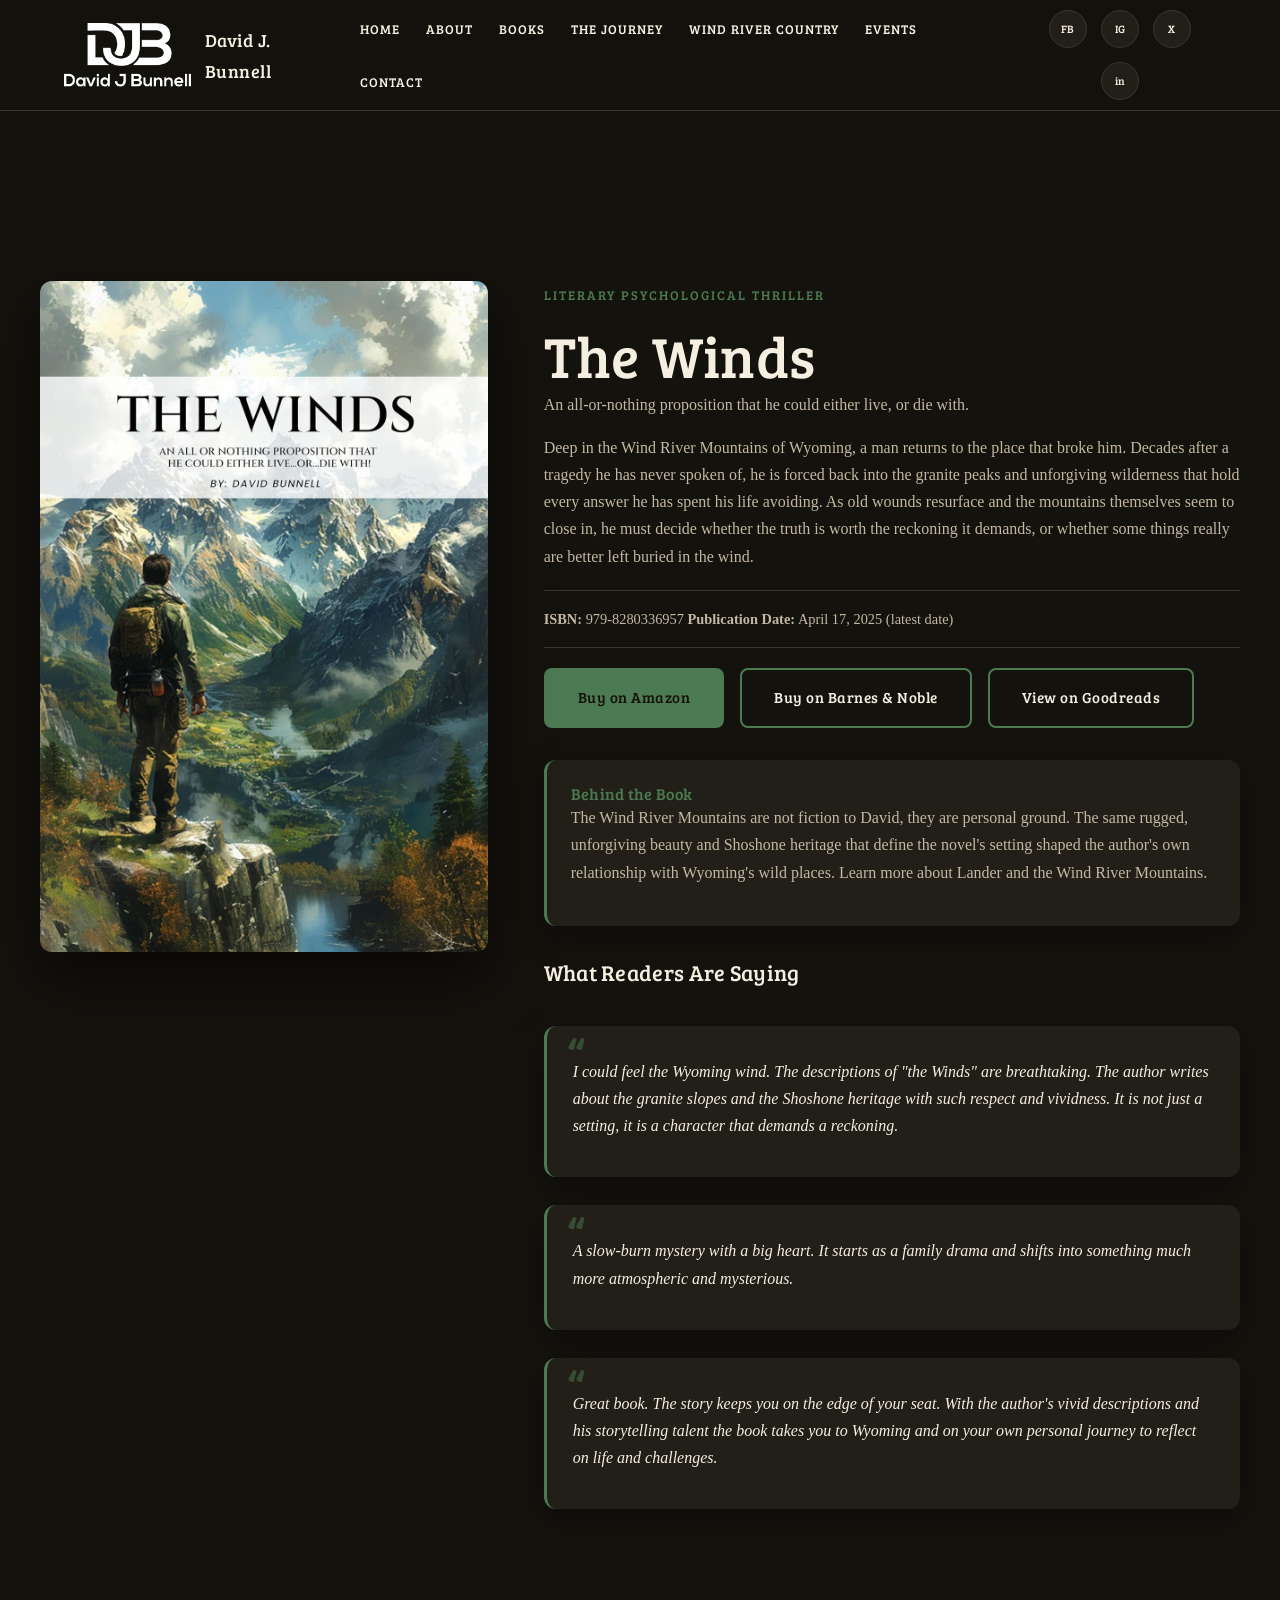
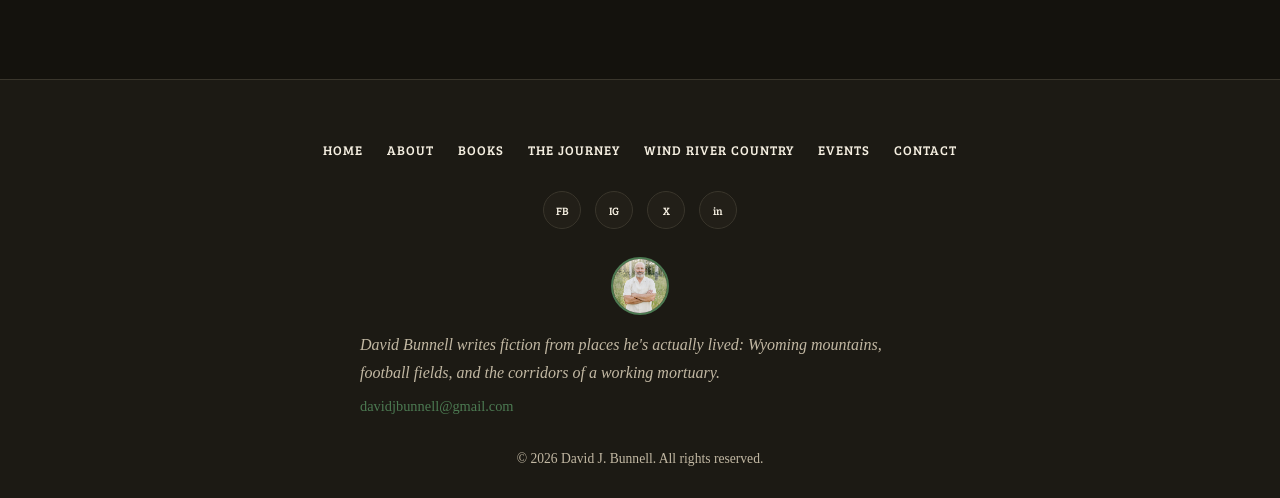
<file: book-the-winds.html>
<!DOCTYPE html>
<html lang="en">
<head>
<meta charset="UTF-8">
<meta name="viewport" content="width=device-width, initial-scale=1.0">
<title>The Winds | David J. Bunnell</title>
<meta name="description" content="A literary psychological thriller set in the Wind River Mountains of Wyoming, about a man haunted by an unforgivable loss.">
<link rel="stylesheet" href="styles.css">
</head>
<body class="theme-winds">

<header class="site-header">
  <div class="container header-inner">
    <a href="index.html" class="logo">
      <img src="logo.png" alt="David J. Bunnell logo" class="logo-photo">
      <span class="logo-word">David J. Bunnell</span>
    </a>
    <nav class="main-nav" id="main-nav">
      <ul>
        <li><a href="index.html">Home</a></li>
        <li><a href="about.html">About</a></li>
        <li class="has-dropdown">
          <a href="books.html">Books</a>
          <ul class="dropdown">
            <li><a href="book-the-winds.html">The Winds</a></li>
            <li><a href="book-body-run.html">Body Run</a></li>
            <li><a href="book-touchdown-jesus.html">Touchdown Jesus</a></li>
          </ul>
        </li>
        <li><a href="the-journey.html">The Journey</a></li>
        <li><a href="lander-wind-rivers.html">Wind River Country</a></li>
        <li><a href="events.html">Events</a></li>
        <li><a href="contact.html">Contact</a></li>
      </ul>
    </nav>
    <div class="social-icons header-social">
      <a href="https://www.facebook.com/share/1HN6yEYTqN/?mibextid=wwXIfr" target="_blank" rel="noopener noreferrer">FB</a>
      <a href="https://www.instagram.com/authordavidbunnell?igsi=NWQ4emoxc3NoaTAx" target="_blank" rel="noopener noreferrer">IG</a>
      <a href="https://x.com/authorbunnell?s=11" target="_blank" rel="noopener noreferrer">X</a>
      <a href="https://www.linkedin.com/in/dave-bunnell-972948b?utm_source=share_via&utm_content=profile&utm_medium=member_ios" target="_blank" rel="noopener noreferrer">in</a>
    </div>
    <button class="hamburger" id="hamburger" aria-label="Toggle menu" aria-expanded="false">
      <span></span><span></span><span></span>
    </button>
  </div>
</header>

<section>
  <div class="container book-detail reveal">
    <div class="book-detail-cover">
      <img src="cover-the-winds.png" alt="The Winds book cover">
    </div>
    <div class="book-detail-text">
      <span class="eyebrow">Literary Psychological Thriller</span>
      <h1>The Winds</h1>
      <p class="tagline">An all-or-nothing proposition that he could either live, or die with.</p>

      <p>Deep in the Wind River Mountains of Wyoming, a man returns to the place that broke him. Decades after a tragedy he has never spoken of, he is forced back into the granite peaks and unforgiving wilderness that hold every answer he has spent his life avoiding. As old wounds resurface and the mountains themselves seem to close in, he must decide whether the truth is worth the reckoning it demands, or whether some things really are better left buried in the wind.</p>

      <div class="book-meta">
        <strong>ISBN:</strong> 979-8280336957
        <strong>Publication Date:</strong>  April 17, 2025 (latest date)
      </div>

      <div class="btn-row">
        <a href="https://www.amazon.com/WINDS-NOTHING-PROPOSITION-COULD-EITHER-ebook/dp/B0DDWB7ZQ5?ref_=ast_author_dp&th=1&psc=1" target="_blank" rel="noopener noreferrer" class="btn btn-primary">Buy on Amazon</a>
        <a href="https://www.barnesandnoble.com/w/the-winds-david-bunnell/1146338101?ean=9798869313980" target="_blank" rel="noopener noreferrer" class="btn btn-outline">Buy on Barnes & Noble</a>
        <a href="https://www.goodreads.com/book/show/217960447" target="_blank" rel="noopener noreferrer" class="btn btn-outline">View on Goodreads</a>
      </div>

      <div class="sidebar-box">
        <h4>Behind the Book</h4>
        <p>The Wind River Mountains are not fiction to David, they are personal ground. The same rugged, unforgiving beauty and Shoshone heritage that define the novel's setting shaped the author's own relationship with Wyoming's wild places. <a href="lander-wind-rivers.html">Learn more about Lander and the Wind River Mountains</a>.</p>
      </div>

      <h3>What Readers Are Saying</h3>
      <div class="testimonial-strip" style="grid-template-columns: 1fr;">
        <div class="testimonial-card">
          <p>I could feel the Wyoming wind. The descriptions of "the Winds" are breathtaking. The author writes about the granite slopes and the Shoshone heritage with such respect and vividness. It is not just a setting, it is a character that demands a reckoning.</p>
        </div>
        <div class="testimonial-card">
          <p>A slow-burn mystery with a big heart. It starts as a family drama and shifts into something much more atmospheric and mysterious.</p>
        </div>
        <div class="testimonial-card">
          <p>Great book. The story keeps you on the edge of your seat. With the author's vivid descriptions and his storytelling talent the book takes you to Wyoming and on your own personal journey to reflect on life and challenges.</p>
        </div>
      </div>
    </div>
  </div>
</section>

<footer class="site-footer">
  <div class="container footer-inner">
    <nav class="footer-nav">
      <ul>
        <li><a href="index.html">Home</a></li>
        <li><a href="about.html">About</a></li>
        <li><a href="books.html">Books</a></li>
        <li><a href="the-journey.html">The Journey</a></li>
        <li><a href="lander-wind-rivers.html">Wind River Country</a></li>
        <li><a href="events.html">Events</a></li>
        <li><a href="contact.html">Contact</a></li>
      </ul>
    </nav>
    <div class="social-icons">
      <a href="https://www.facebook.com/share/1HN6yEYTqN/?mibextid=wwXIfr" target="_blank" rel="noopener noreferrer">FB</a>
      <a href="https://www.instagram.com/authordavidbunnell?igsi=NWQ4emoxc3NoaTAx" target="_blank" rel="noopener noreferrer">IG</a>
      <a href="https://x.com/authorbunnell?s=11" target="_blank" rel="noopener noreferrer">X</a>
      <a href="https://www.linkedin.com/in/dave-bunnell-972948b?utm_source=share_via&utm_content=profile&utm_medium=member_ios" target="_blank" rel="noopener noreferrer">in</a>
    </div>
    <div class="footer-author">
      <img src="david-bunnell-author-photo.png" alt="David J. Bunnell">
      <div>
        <p class="footer-tagline">David Bunnell writes fiction from places he's actually lived: Wyoming mountains, football fields, and the corridors of a working mortuary.</p>
        <a href="mailto:davidjbunnell@gmail.com" class="footer-email">davidjbunnell@gmail.com</a>
      </div>
    </div>
    <p class="footer-copy">&copy; 2026 David J. Bunnell. All rights reserved.</p>
  </div>
</footer>

<script src="script.js"></script>
</body>
</html>
</file>
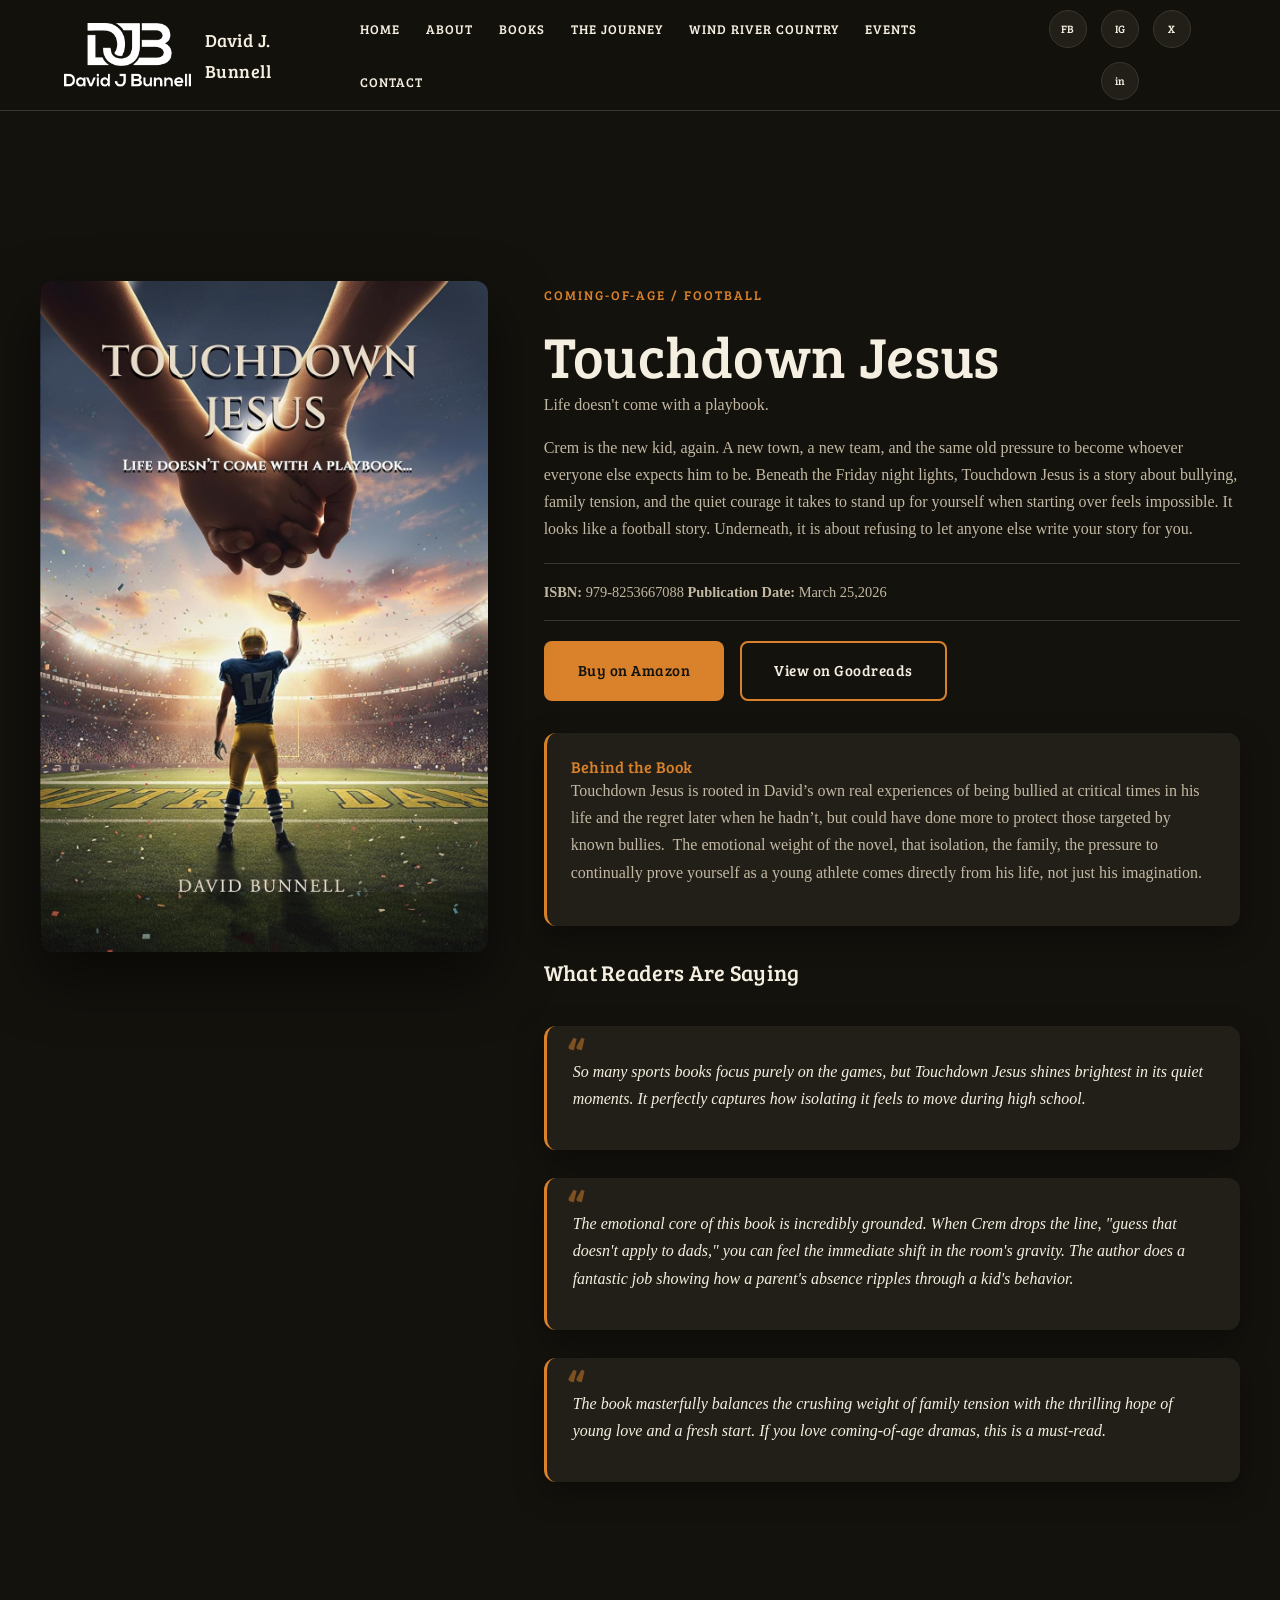
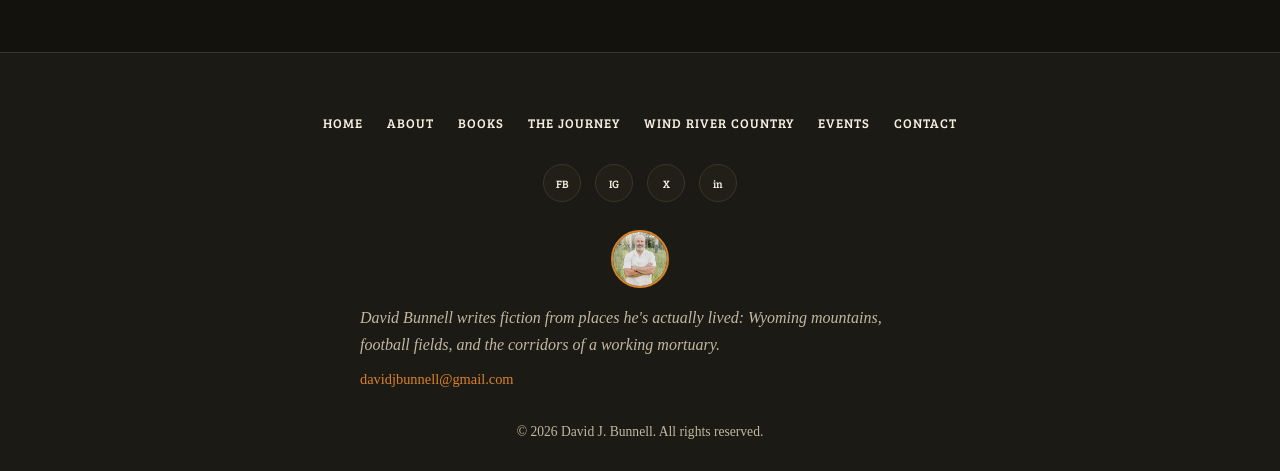
<file: book-touchdown-jesus.html>
<!DOCTYPE html>
<html lang="en">
<head>
<meta charset="UTF-8">
<meta name="viewport" content="width=device-width, initial-scale=1.0">
<title>Touchdown Jesus | David J. Bunnell</title>
<meta name="description" content="A coming-of-age football story rooted in real experiences of bullying, courage, and starting over.">
<link rel="stylesheet" href="styles.css">
</head>
<body class="theme-touchdown">

<header class="site-header">
  <div class="container header-inner">
    <a href="index.html" class="logo">
      <img src="logo.png" alt="David J. Bunnell logo" class="logo-photo">
      <span class="logo-word">David J. Bunnell</span>
    </a>
    <nav class="main-nav" id="main-nav">
      <ul>
        <li><a href="index.html">Home</a></li>
        <li><a href="about.html">About</a></li>
        <li class="has-dropdown">
          <a href="books.html">Books</a>
          <ul class="dropdown">
            <li><a href="book-the-winds.html">The Winds</a></li>
            <li><a href="book-body-run.html">Body Run</a></li>
            <li><a href="book-touchdown-jesus.html">Touchdown Jesus</a></li>
          </ul>
        </li>
        <li><a href="the-journey.html">The Journey</a></li>
        <li><a href="lander-wind-rivers.html">Wind River Country</a></li>
        <li><a href="events.html">Events</a></li>
        <li><a href="contact.html">Contact</a></li>
      </ul>
    </nav>
    <div class="social-icons header-social">
      <a href="https://www.facebook.com/share/1HN6yEYTqN/?mibextid=wwXIfr" target="_blank" rel="noopener noreferrer">FB</a>
      <a href="https://www.instagram.com/authordavidbunnell?igsi=NWQ4emoxc3NoaTAx" target="_blank" rel="noopener noreferrer">IG</a>
      <a href="https://x.com/authorbunnell?s=11" target="_blank" rel="noopener noreferrer">X</a>
      <a href="https://www.linkedin.com/in/dave-bunnell-972948b?utm_source=share_via&utm_content=profile&utm_medium=member_ios" target="_blank" rel="noopener noreferrer">in</a>
    </div>
    <button class="hamburger" id="hamburger" aria-label="Toggle menu" aria-expanded="false">
      <span></span><span></span><span></span>
    </button>
  </div>
</header>

<section>
  <div class="container book-detail reveal">
    <div class="book-detail-cover">
      <img src="cover-touchdown-jesus.png" alt="Touchdown Jesus book cover">
    </div>
    <div class="book-detail-text">
      <span class="eyebrow">Coming-of-Age / Football</span>
      <h1>Touchdown Jesus</h1>
      <p class="tagline">Life doesn't come with a playbook.</p>

      <p>Crem is the new kid, again. A new town, a new team, and the same old pressure to become whoever everyone else expects him to be. Beneath the Friday night lights, Touchdown Jesus is a story about bullying, family tension, and the quiet courage it takes to stand up for yourself when starting over feels impossible. It looks like a football story. Underneath, it is about refusing to let anyone else write your story for you.</p>

      <div class="book-meta">
        <strong>ISBN:</strong> 979-8253667088
        <strong>Publication Date:</strong> March 25,2026
      </div>

      <div class="btn-row">
        <a href="https://www.amazon.com/Touchdown-Jesus-David-Bunnell/dp/B0GTZ3ZNQN" target="_blank" rel="noopener noreferrer" class="btn btn-primary">Buy on Amazon</a>
        <a href="https://www.goodreads.com/book/show/250264635" target="_blank" rel="noopener noreferrer" class="btn btn-outline">View on Goodreads</a>
      </div>

      <div class="sidebar-box">
        <h4>Behind the Book</h4>
        <p>Touchdown Jesus is rooted in David’s own real experiences of being bullied at critical times in his life and the regret later when he hadn’t, but could have done more to protect those targeted by known bullies.  The emotional weight of the novel, that isolation, the family, the pressure to continually prove yourself as a young athlete comes directly from his life, not just his imagination.</p>
      </div>

      <h3>What Readers Are Saying</h3>
      <div class="testimonial-strip" style="grid-template-columns: 1fr;">
        <div class="testimonial-card">
          <p>So many sports books focus purely on the games, but Touchdown Jesus shines brightest in its quiet moments. It perfectly captures how isolating it feels to move during high school.</p>
        </div>
        <div class="testimonial-card">
          <p>The emotional core of this book is incredibly grounded. When Crem drops the line, "guess that doesn't apply to dads," you can feel the immediate shift in the room's gravity. The author does a fantastic job showing how a parent's absence ripples through a kid's behavior.</p>
        </div>
        <div class="testimonial-card">
          <p>The book masterfully balances the crushing weight of family tension with the thrilling hope of young love and a fresh start. If you love coming-of-age dramas, this is a must-read.</p>
        </div>
      </div>
    </div>
  </div>
</section>

<footer class="site-footer">
  <div class="container footer-inner">
    <nav class="footer-nav">
      <ul>
        <li><a href="index.html">Home</a></li>
        <li><a href="about.html">About</a></li>
        <li><a href="books.html">Books</a></li>
        <li><a href="the-journey.html">The Journey</a></li>
        <li><a href="lander-wind-rivers.html">Wind River Country</a></li>
        <li><a href="events.html">Events</a></li>
        <li><a href="contact.html">Contact</a></li>
      </ul>
    </nav>
    <div class="social-icons">
      <a href="https://www.facebook.com/share/1HN6yEYTqN/?mibextid=wwXIfr" target="_blank" rel="noopener noreferrer">FB</a>
      <a href="https://www.instagram.com/authordavidbunnell?igsi=NWQ4emoxc3NoaTAx" target="_blank" rel="noopener noreferrer">IG</a>
      <a href="https://x.com/authorbunnell?s=11" target="_blank" rel="noopener noreferrer">X</a>
      <a href="https://www.linkedin.com/in/dave-bunnell-972948b?utm_source=share_via&utm_content=profile&utm_medium=member_ios" target="_blank" rel="noopener noreferrer">in</a>
    </div>
    <div class="footer-author">
      <img src="david-bunnell-author-photo.png" alt="David J. Bunnell">
      <div>
        <p class="footer-tagline">David Bunnell writes fiction from places he's actually lived: Wyoming mountains, football fields, and the corridors of a working mortuary.</p>
        <a href="mailto:davidjbunnell@gmail.com" class="footer-email">davidjbunnell@gmail.com</a>
      </div>
    </div>
    <p class="footer-copy">&copy; 2026 David J. Bunnell. All rights reserved.</p>
  </div>
</footer>

<script src="script.js"></script>
</body>
</html>
</file>
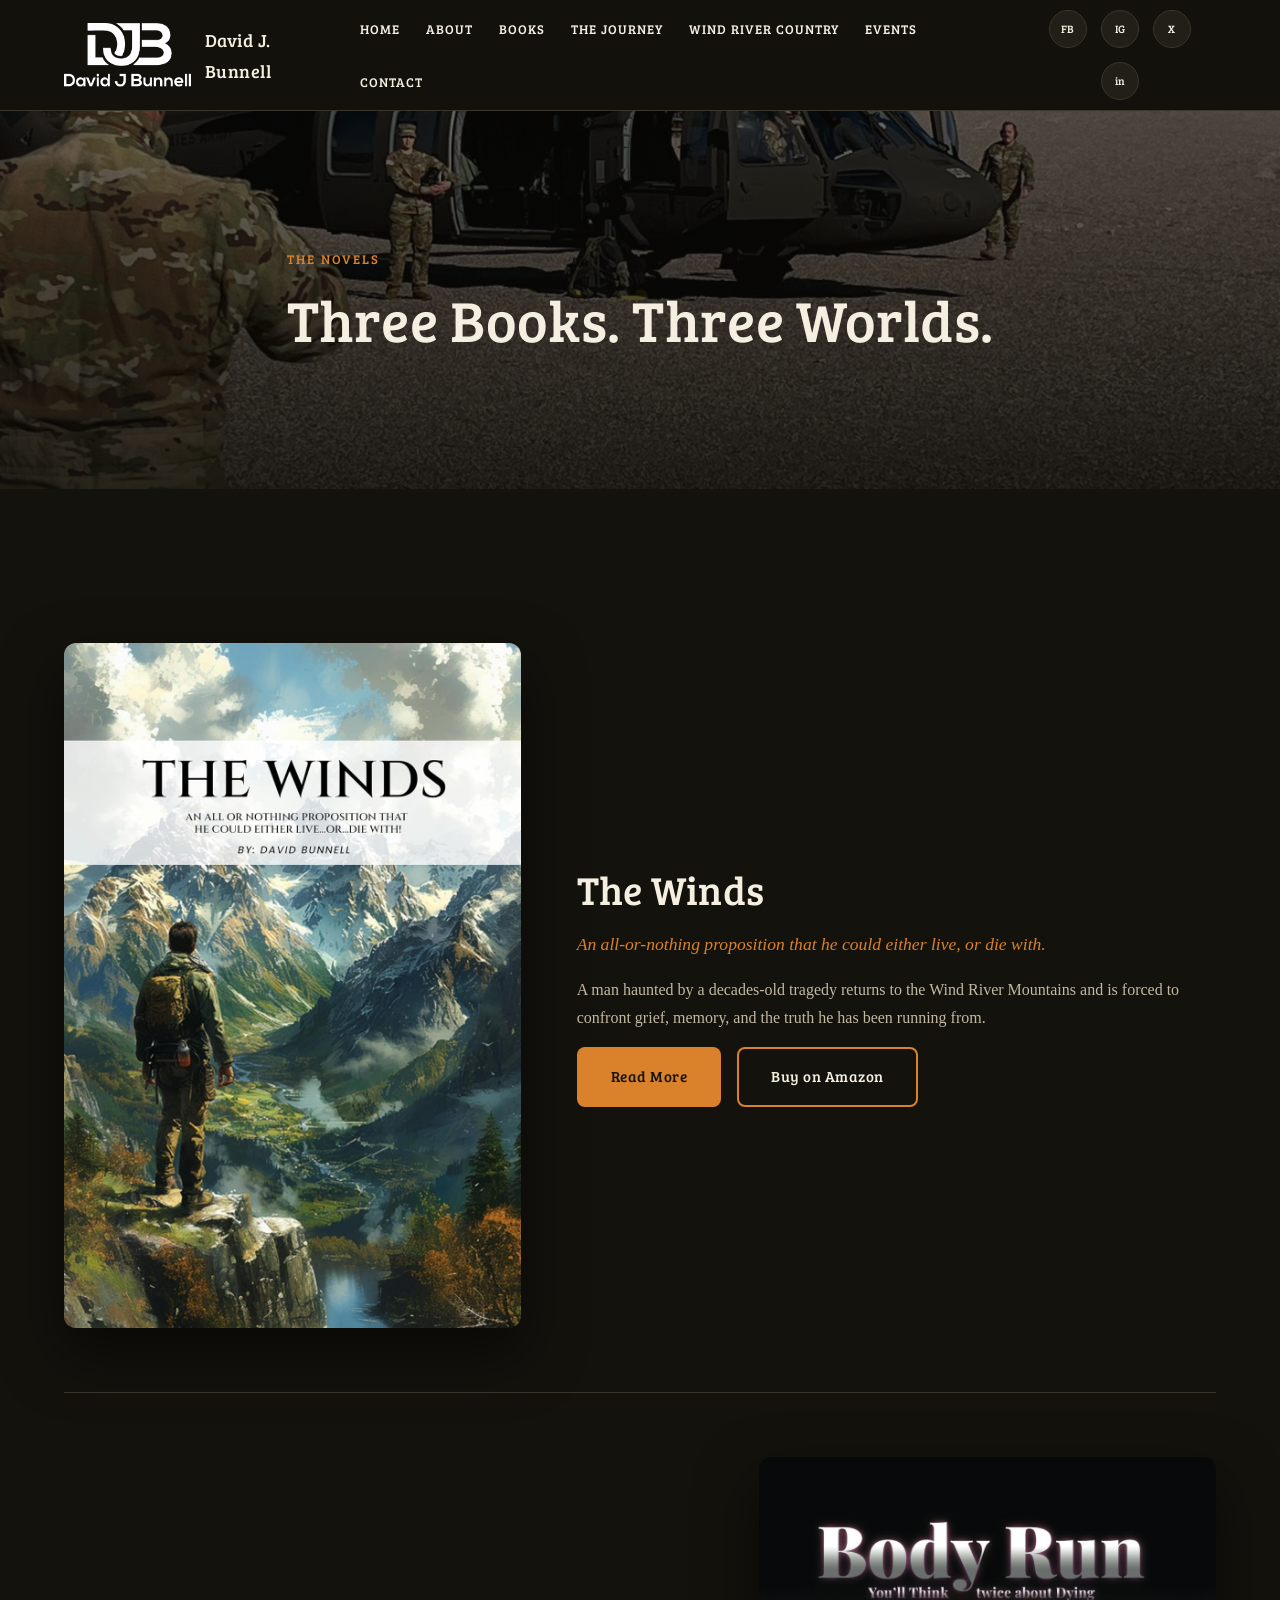
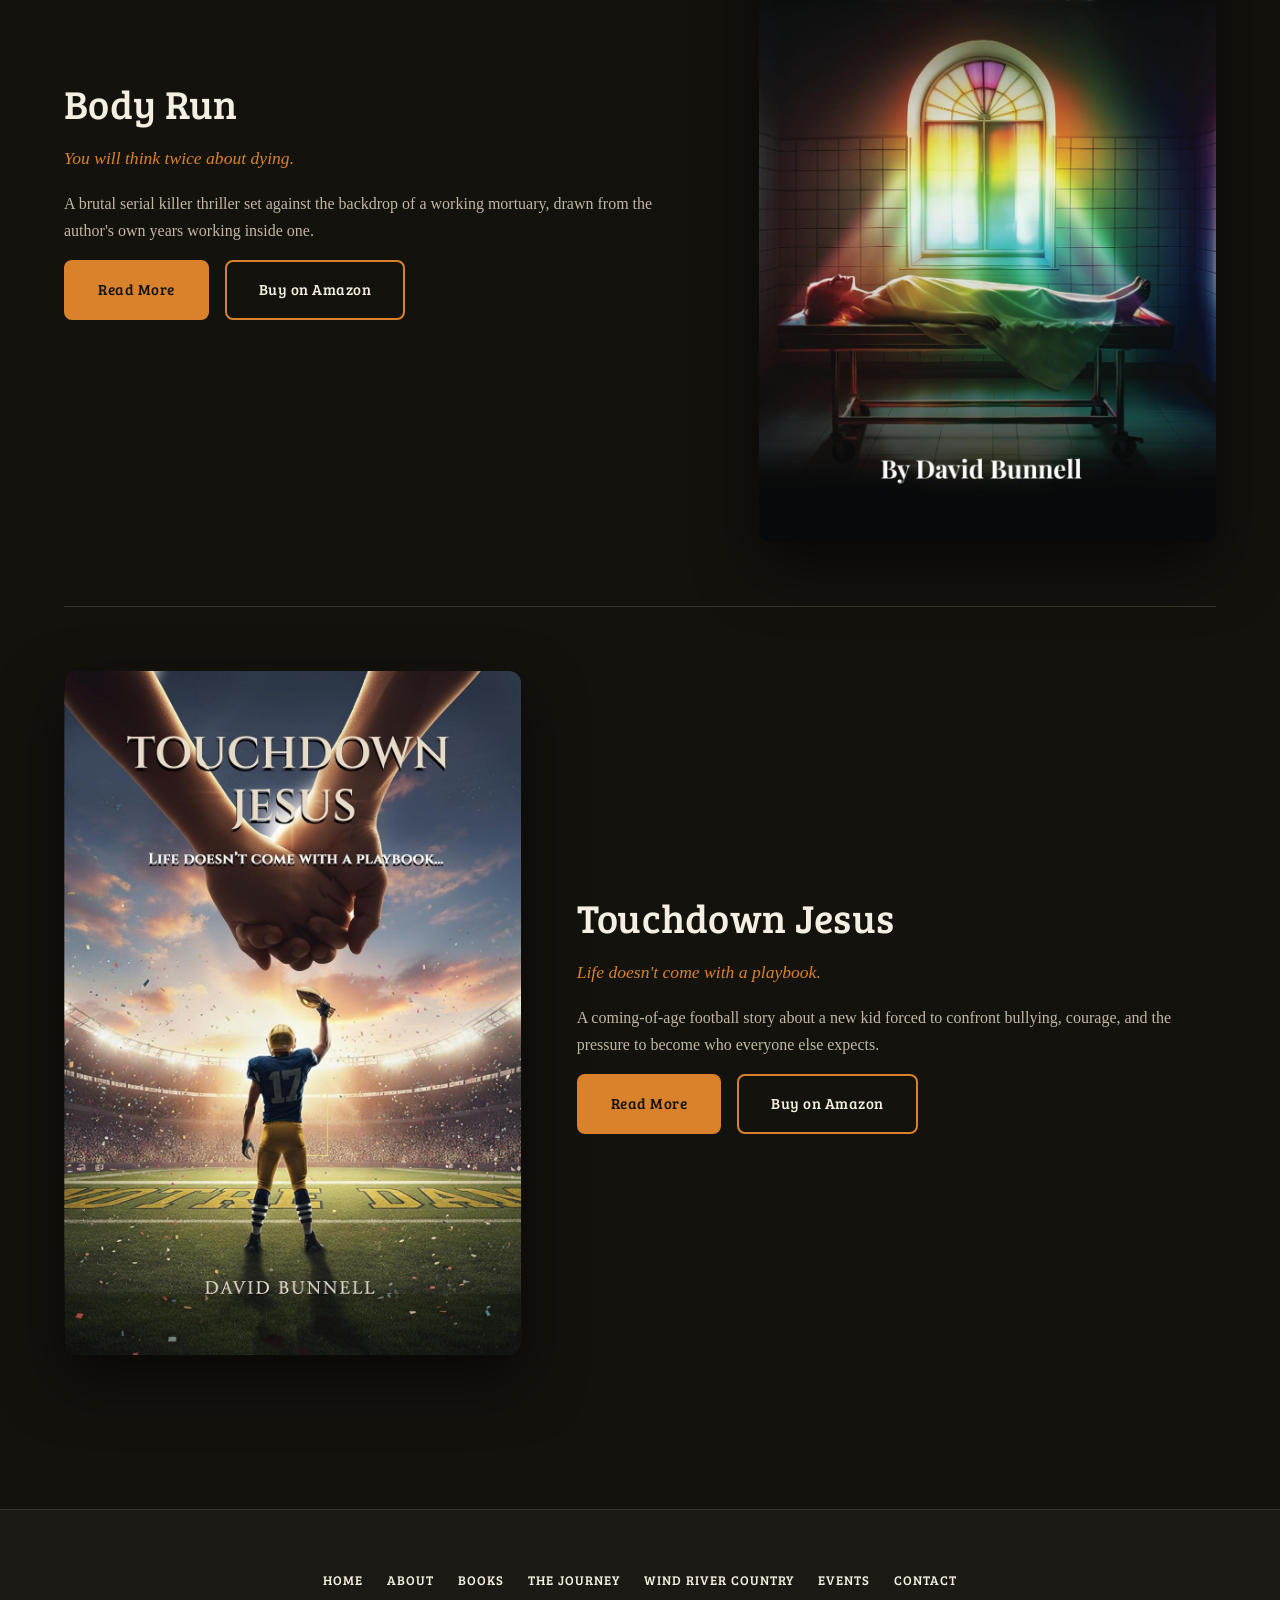
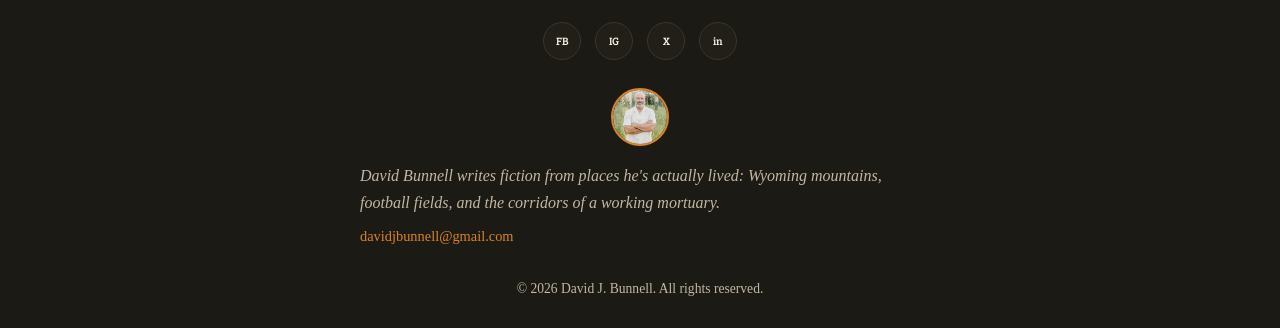
<file: books.html>
<!DOCTYPE html>
<html lang="en">
<head>
<meta charset="UTF-8">
<meta name="viewport" content="width=device-width, initial-scale=1.0">
<title>Books | David J. Bunnell</title>
<meta name="description" content="Explore the three novels of David J. Bunnell: The Winds, Body Run, and Touchdown Jesus.">
<link rel="stylesheet" href="styles.css">
</head>
<body>

<header class="site-header">
  <div class="container header-inner">
    <a href="index.html" class="logo">
      <img src="logo.png" alt="David J. Bunnell logo" class="logo-photo">
      <span class="logo-word">David J. Bunnell</span>
    </a>
    <nav class="main-nav" id="main-nav">
      <ul>
        <li><a href="index.html">Home</a></li>
        <li><a href="about.html">About</a></li>
        <li class="has-dropdown">
          <a href="books.html">Books</a>
          <ul class="dropdown">
            <li><a href="book-the-winds.html">The Winds</a></li>
            <li><a href="book-body-run.html">Body Run</a></li>
            <li><a href="book-touchdown-jesus.html">Touchdown Jesus</a></li>
          </ul>
        </li>
        <li><a href="the-journey.html">The Journey</a></li>
        <li><a href="lander-wind-rivers.html">Wind River Country</a></li>
        <li><a href="events.html">Events</a></li>
        <li><a href="contact.html">Contact</a></li>
      </ul>
    </nav>
    <div class="social-icons header-social">
      <a href="https://www.facebook.com/share/1HN6yEYTqN/?mibextid=wwXIfr" target="_blank" rel="noopener noreferrer">FB</a>
      <a href="https://www.instagram.com/authordavidbunnell?igsi=NWQ4emoxc3NoaTAx" target="_blank" rel="noopener noreferrer">IG</a>
      <a href="https://x.com/authorbunnell?s=11" target="_blank" rel="noopener noreferrer">X</a>
      <a href="https://www.linkedin.com/in/dave-bunnell-972948b?utm_source=share_via&utm_content=profile&utm_medium=member_ios" target="_blank" rel="noopener noreferrer">in</a>
    </div>
    <button class="hamburger" id="hamburger" aria-label="Toggle menu" aria-expanded="false">
      <span></span><span></span><span></span>
    </button>
  </div>
</header>

<section class="page-hero" style="background-image:url('wyoming-trail-landscape.jpg');">
  <div class="container">
    <span class="eyebrow">The Novels</span>
    <h1>Three Books. Three Worlds.</h1>
  </div>
</section>

<section>
  <div class="container">

    <div class="feature-block reveal">
      <div class="feature-image">
        <img src="cover-the-winds.png" alt="The Winds book cover">
      </div>
      <div class="feature-text">
        <h2>The Winds</h2>
        <p class="tagline">An all-or-nothing proposition that he could either live, or die with.</p>
        <p>A man haunted by a decades-old tragedy returns to the Wind River Mountains and is forced to confront grief, memory, and the truth he has been running from.</p>
        <div class="btn-row">
          <a href="book-the-winds.html" class="btn btn-primary">Read More</a>
          <a href="https://www.amazon.com/WINDS-NOTHING-PROPOSITION-COULD-EITHER-ebook/dp/B0DDWB7ZQ5?ref_=ast_author_dp&th=1&psc=1" target="_blank" rel="noopener noreferrer" class="btn btn-outline">Buy on Amazon</a>
        </div>
      </div>
    </div>

    <div class="feature-block reverse reveal">
      <div class="feature-image">
        <img src="cover-body-run.png" alt="Body Run book cover">
      </div>
      <div class="feature-text">
        <h2>Body Run</h2>
        <p class="tagline">You will think twice about dying.</p>
        <p>A brutal serial killer thriller set against the backdrop of a working mortuary, drawn from the author's own years working inside one.</p>
        <div class="btn-row">
          <a href="book-body-run.html" class="btn btn-primary">Read More</a>
          <a href="https://www.amazon.com/Body-Run-Youll-Think-Twice-ebook/dp/B0F448Q71P?ref_=ast_author_dp&th=1&psc=1" target="_blank" rel="noopener noreferrer" class="btn btn-outline">Buy on Amazon</a>
        </div>
      </div>
    </div>

    <div class="feature-block reveal" style="border-bottom:none;">
      <div class="feature-image">
        <img src="cover-touchdown-jesus.png" alt="Touchdown Jesus book cover">
      </div>
      <div class="feature-text">
        <h2>Touchdown Jesus</h2>
        <p class="tagline">Life doesn't come with a playbook.</p>
        <p>A coming-of-age football story about a new kid forced to confront bullying, courage, and the pressure to become who everyone else expects.</p>
        <div class="btn-row">
          <a href="book-touchdown-jesus.html" class="btn btn-primary">Read More</a>
          <a href="https://www.amazon.com/Touchdown-Jesus-David-Bunnell/dp/B0GTZ3ZNQN" target="_blank" rel="noopener noreferrer" class="btn btn-outline">Buy on Amazon</a>
        </div>
      </div>
    </div>

  </div>
</section>

<footer class="site-footer">
  <div class="container footer-inner">
    <nav class="footer-nav">
      <ul>
        <li><a href="index.html">Home</a></li>
        <li><a href="about.html">About</a></li>
        <li><a href="books.html">Books</a></li>
        <li><a href="the-journey.html">The Journey</a></li>
        <li><a href="lander-wind-rivers.html">Wind River Country</a></li>
        <li><a href="events.html">Events</a></li>
        <li><a href="contact.html">Contact</a></li>
      </ul>
    </nav>
    <div class="social-icons">
      <a href="https://www.facebook.com/share/1HN6yEYTqN/?mibextid=wwXIfr" target="_blank" rel="noopener noreferrer">FB</a>
      <a href="https://www.instagram.com/authordavidbunnell?igsi=NWQ4emoxc3NoaTAx" target="_blank" rel="noopener noreferrer">IG</a>
      <a href="https://x.com/authorbunnell?s=11" target="_blank" rel="noopener noreferrer">X</a>
      <a href="https://www.linkedin.com/in/dave-bunnell-972948b?utm_source=share_via&utm_content=profile&utm_medium=member_ios" target="_blank" rel="noopener noreferrer">in</a>
    </div>
    <div class="footer-author">
      <img src="david-bunnell-author-photo.png" alt="David J. Bunnell">
      <div>
        <p class="footer-tagline">David Bunnell writes fiction from places he's actually lived: Wyoming mountains, football fields, and the corridors of a working mortuary.</p>
        <a href="mailto:davidjbunnell@gmail.com" class="footer-email">davidjbunnell@gmail.com</a>
      </div>
    </div>
    <p class="footer-copy">&copy; 2026 David J. Bunnell. All rights reserved.</p>
  </div>
</footer>

<script src="script.js"></script>
</body>
</html>
</file>
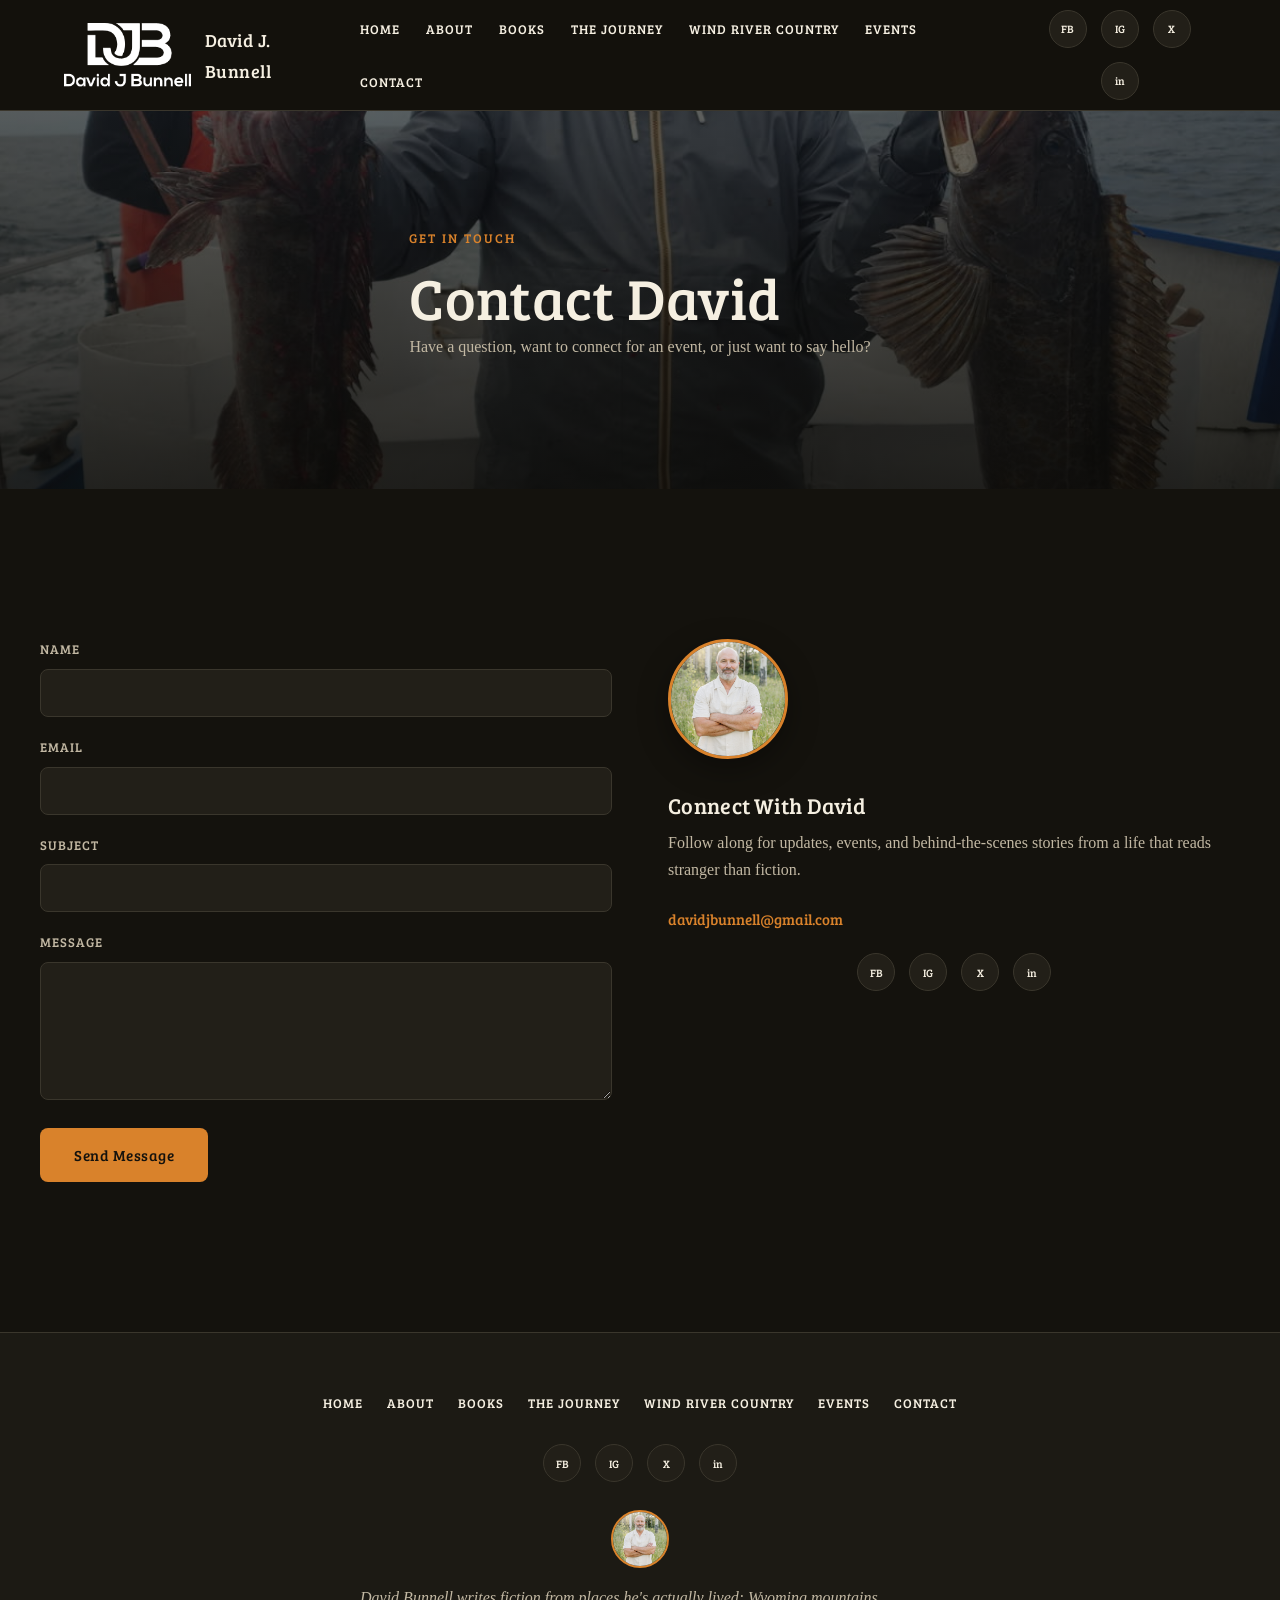
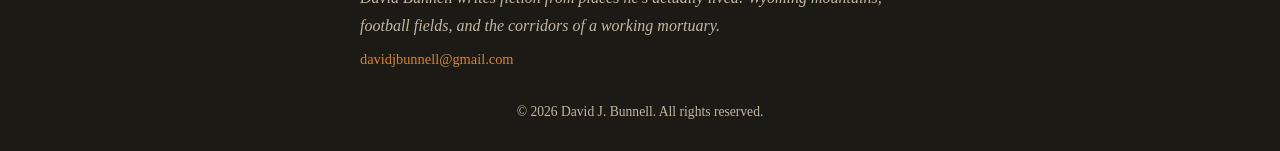
<file: contact.html>
<!DOCTYPE html>
<html lang="en">
<head>
<meta charset="UTF-8">
<meta name="viewport" content="width=device-width, initial-scale=1.0">
<title>Contact | David J. Bunnell</title>
<meta name="description" content="Get in touch with author David J. Bunnell for events, questions, or just to say hello.">
<link rel="stylesheet" href="styles.css">
</head>
<body>

<header class="site-header">
  <div class="container header-inner">
    <a href="index.html" class="logo">
      <img src="logo.png" alt="David J. Bunnell logo" class="logo-photo">
      <span class="logo-word">David J. Bunnell</span>
    </a>
    <nav class="main-nav" id="main-nav">
      <ul>
        <li><a href="index.html">Home</a></li>
        <li><a href="about.html">About</a></li>
        <li class="has-dropdown">
          <a href="books.html">Books</a>
          <ul class="dropdown">
            <li><a href="book-the-winds.html">The Winds</a></li>
            <li><a href="book-body-run.html">Body Run</a></li>
            <li><a href="book-touchdown-jesus.html">Touchdown Jesus</a></li>
          </ul>
        </li>
        <li><a href="the-journey.html">The Journey</a></li>
        <li><a href="lander-wind-rivers.html">Wind River Country</a></li>
        <li><a href="events.html">Events</a></li>
        <li><a href="contact.html">Contact</a></li>
      </ul>
    </nav>
    <div class="social-icons header-social">
      <a href="https://www.facebook.com/share/1HN6yEYTqN/?mibextid=wwXIfr" target="_blank" rel="noopener noreferrer">FB</a>
      <a href="https://www.instagram.com/authordavidbunnell?igsi=NWQ4emoxc3NoaTAx" target="_blank" rel="noopener noreferrer">IG</a>
      <a href="https://x.com/authorbunnell?s=11" target="_blank" rel="noopener noreferrer">X</a>
      <a href="https://www.linkedin.com/in/dave-bunnell-972948b?utm_source=share_via&utm_content=profile&utm_medium=member_ios" target="_blank" rel="noopener noreferrer">in</a>
    </div>
    <button class="hamburger" id="hamburger" aria-label="Toggle menu" aria-expanded="false">
      <span></span><span></span><span></span>
    </button>
  </div>
</header>

<section class="page-hero" style="background-image:url('david-fishing-wyoming.jpg');">
  <div class="container">
    <span class="eyebrow">Get in Touch</span>
    <h1>Contact David</h1>
    <p>Have a question, want to connect for an event, or just want to say hello?</p>
  </div>
</section>

<section>
  <div class="container contact-layout reveal">
    <form class="contact-form" action="https://formspree.io/f/xoeqlypk" method="POST">
      <div class="form-group">
        <label for="name">Name</label>
        <input type="text" id="name" name="name" required>
      </div>
      <div class="form-group">
        <label for="email">Email</label>
        <input type="email" id="email" name="email" required>
      </div>
      <div class="form-group">
        <label for="subject">Subject</label>
        <input type="text" id="subject" name="subject">
      </div>
      <div class="form-group">
        <label for="message">Message</label>
        <textarea id="message" name="message" rows="6" required></textarea>
      </div>
      <button type="submit" class="btn btn-primary btn-glow">Send Message</button>
    </form>

    <div class="contact-info">
      <img src="david-bunnell-author-photo.png" alt="David J. Bunnell" class="contact-photo">
      <h3>Connect With David</h3>
      <p>Follow along for updates, events, and behind-the-scenes stories from a life that reads stranger than fiction.</p>
      <a href="mailto:davidjbunnell@gmail.com" class="contact-email">davidjbunnell@gmail.com</a>
      <div class="social-icons" style="margin-top: 20px;">
        <a href="https://www.facebook.com/share/1HN6yEYTqN/?mibextid=wwXIfr" target="_blank" rel="noopener noreferrer" aria-label="Facebook">FB</a>
        <a href="https://www.instagram.com/authordavidbunnell?igsi=NWQ4emoxc3NoaTAx" target="_blank" rel="noopener noreferrer" aria-label="Instagram">IG</a>
        <a href="https://x.com/authorbunnell?s=11" target="_blank" rel="noopener noreferrer" aria-label="X">X</a>
        <a href="https://www.linkedin.com/in/dave-bunnell-972948b?utm_source=share_via&utm_content=profile&utm_medium=member_ios" target="_blank" rel="noopener noreferrer" aria-label="LinkedIn">in</a>
      </div>
    </div>
  </div>
</section>

<footer class="site-footer">
  <div class="container footer-inner">
    <nav class="footer-nav">
      <ul>
        <li><a href="index.html">Home</a></li>
        <li><a href="about.html">About</a></li>
        <li><a href="books.html">Books</a></li>
        <li><a href="the-journey.html">The Journey</a></li>
        <li><a href="lander-wind-rivers.html">Wind River Country</a></li>
        <li><a href="events.html">Events</a></li>
        <li><a href="contact.html">Contact</a></li>
      </ul>
    </nav>
    <div class="social-icons">
      <a href="https://www.facebook.com/share/1HN6yEYTqN/?mibextid=wwXIfr" target="_blank" rel="noopener noreferrer">FB</a>
      <a href="https://www.instagram.com/authordavidbunnell?igsi=NWQ4emoxc3NoaTAx" target="_blank" rel="noopener noreferrer">IG</a>
      <a href="https://x.com/authorbunnell?s=11" target="_blank" rel="noopener noreferrer">X</a>
      <a href="https://www.linkedin.com/in/dave-bunnell-972948b?utm_source=share_via&utm_content=profile&utm_medium=member_ios" target="_blank" rel="noopener noreferrer">in</a>
    </div>
    <div class="footer-author">
      <img src="david-bunnell-author-photo.png" alt="David J. Bunnell">
      <div>
        <p class="footer-tagline">David Bunnell writes fiction from places he's actually lived: Wyoming mountains, football fields, and the corridors of a working mortuary.</p>
        <a href="mailto:davidjbunnell@gmail.com" class="footer-email">davidjbunnell@gmail.com</a>
      </div>
    </div>
    <p class="footer-copy">&copy; 2026 David J. Bunnell. All rights reserved.</p>
  </div>
</footer>

<script src="script.js"></script>
</body>
</html>
</file>
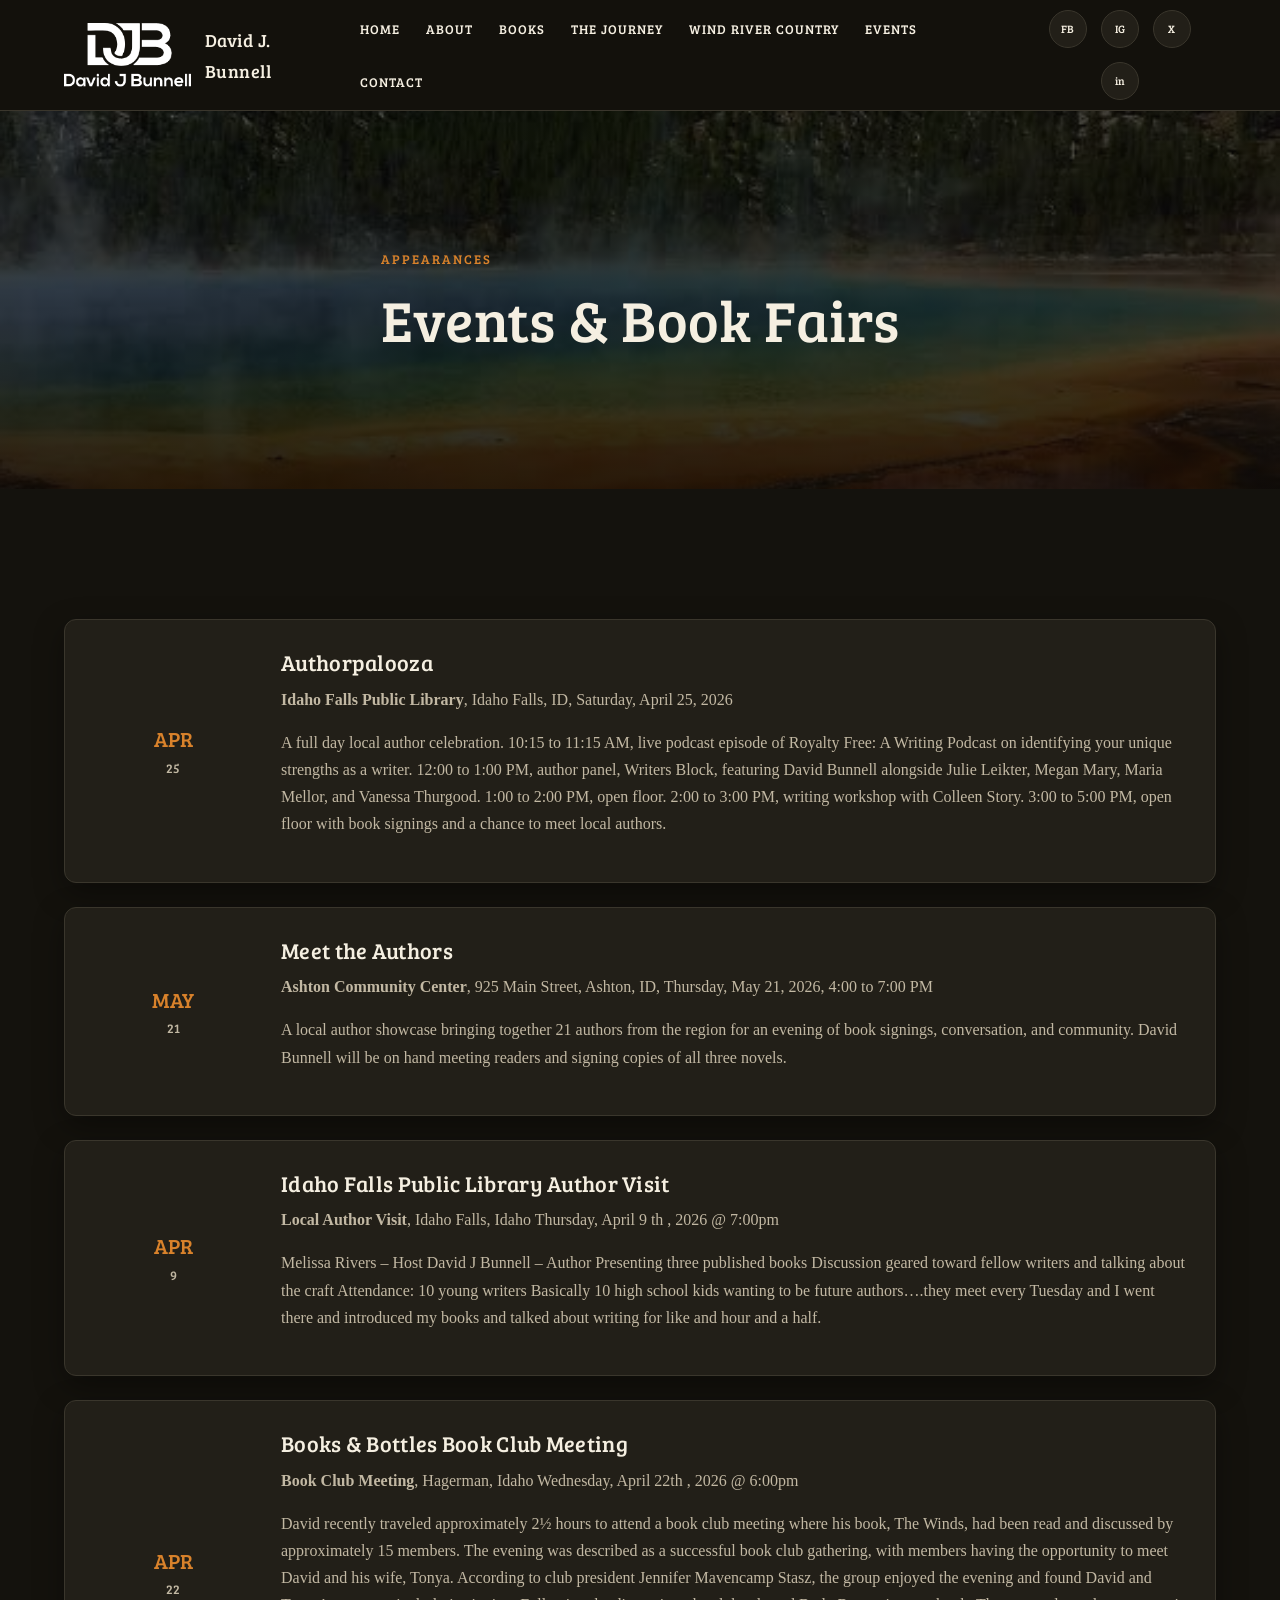
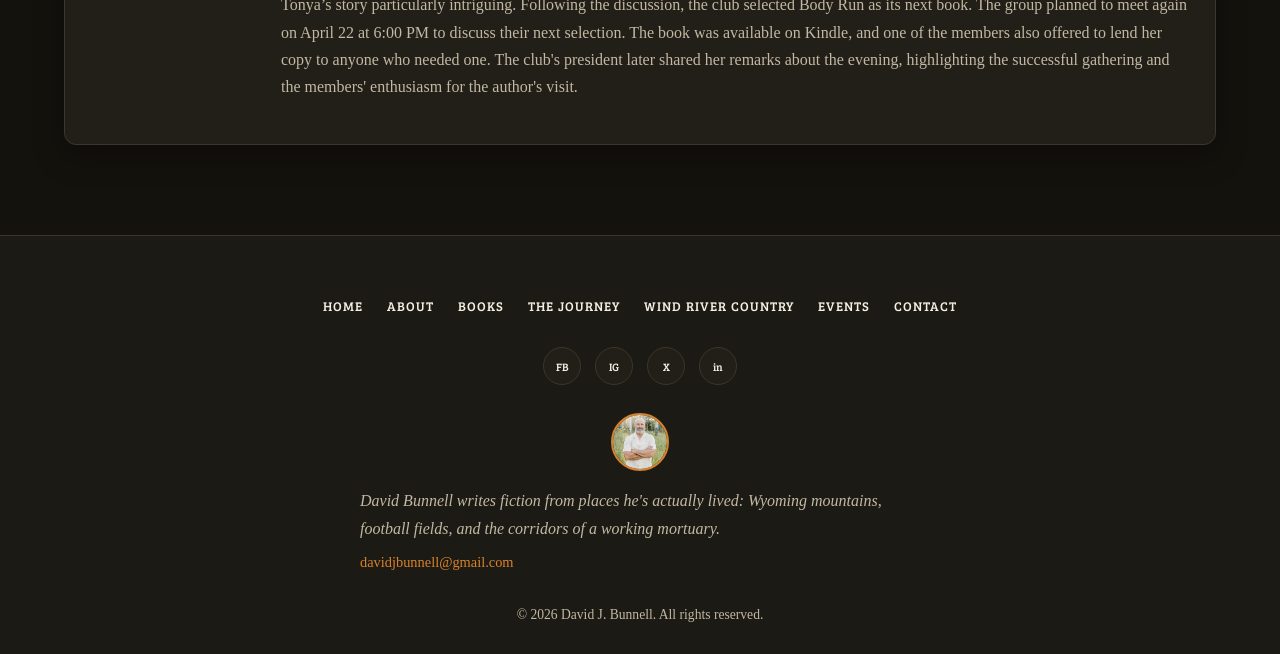
<file: events.html>
<!DOCTYPE html>
<html lang="en">
<head>
<meta charset="UTF-8">
<meta name="viewport" content="width=device-width, initial-scale=1.0">
<title>Events | David J. Bunnell</title>
<meta name="description" content="Upcoming book fairs and author appearances with David J. Bunnell.">
<link rel="stylesheet" href="styles.css">
</head>
<body>

<header class="site-header">
  <div class="container header-inner">
    <a href="index.html" class="logo">
      <img src="logo.png" alt="David J. Bunnell logo" class="logo-photo">
      <span class="logo-word">David J. Bunnell</span>
    </a>
    <nav class="main-nav" id="main-nav">
      <ul>
        <li><a href="index.html">Home</a></li>
        <li><a href="about.html">About</a></li>
        <li class="has-dropdown">
          <a href="books.html">Books</a>
          <ul class="dropdown">
            <li><a href="book-the-winds.html">The Winds</a></li>
            <li><a href="book-body-run.html">Body Run</a></li>
            <li><a href="book-touchdown-jesus.html">Touchdown Jesus</a></li>
          </ul>
        </li>
        <li><a href="the-journey.html">The Journey</a></li>
        <li><a href="lander-wind-rivers.html">Wind River Country</a></li>
        <li><a href="events.html">Events</a></li>
        <li><a href="contact.html">Contact</a></li>
      </ul>
    </nav>
    <div class="social-icons header-social">
      <a href="https://www.facebook.com/share/1HN6yEYTqN/?mibextid=wwXIfr" target="_blank" rel="noopener noreferrer">FB</a>
      <a href="https://www.instagram.com/authordavidbunnell?igsi=NWQ4emoxc3NoaTAx" target="_blank" rel="noopener noreferrer">IG</a>
      <a href="https://x.com/authorbunnell?s=11" target="_blank" rel="noopener noreferrer">X</a>
      <a href="https://www.linkedin.com/in/dave-bunnell-972948b?utm_source=share_via&utm_content=profile&utm_medium=member_ios" target="_blank" rel="noopener noreferrer">in</a>
    </div>
    <button class="hamburger" id="hamburger" aria-label="Toggle menu" aria-expanded="false">
      <span></span><span></span><span></span>
    </button>
  </div>
</header>

<section class="page-hero" style="background-image:url('yellowstone-rainbow.jpg');">
  <div class="container">
    <span class="eyebrow">Appearances</span>
    <h1>Events & Book Fairs</h1>
  </div>
</section>

<section>
  <div class="container">
    <div class="events-list reveal">

      <div class="event-card">
        <div class="event-date">APR<span>25</span></div>
        <div>
          <h3>Authorpalooza</h3>
          <p><strong>Idaho Falls Public Library</strong>, Idaho Falls, ID, Saturday, April 25, 2026</p>
          <p>A full day local author celebration. 10:15 to 11:15 AM, live podcast episode of Royalty Free: A Writing Podcast on identifying your unique strengths as a writer. 12:00 to 1:00 PM, author panel, Writers Block, featuring David Bunnell alongside Julie Leikter, Megan Mary, Maria Mellor, and Vanessa Thurgood. 1:00 to 2:00 PM, open floor. 2:00 to 3:00 PM, writing workshop with Colleen Story. 3:00 to 5:00 PM, open floor with book signings and a chance to meet local authors.</p>
        </div>
      </div>

      <div class="event-card">
        <div class="event-date">MAY<span>21</span></div>
        <div>
          <h3>Meet the Authors</h3>
          <p><strong>Ashton Community Center</strong>, 925 Main Street, Ashton, ID, Thursday, May 21, 2026, 4:00 to 7:00 PM</p>
          <p>A local author showcase bringing together 21 authors from the region for an evening of book signings, conversation, and community. David Bunnell will be on hand meeting readers and signing copies of all three novels.</p>
        </div>
      </div>

      <div class="event-card">
        <div class="event-date">APR<span>9</span></div>
        <div>
          <h3>Idaho Falls Public Library Author Visit</h3>
          <p><strong>Local Author Visit</strong>, Idaho Falls, Idaho Thursday, April 9 th , 2026 @ 7:00pm</p>
          <p>Melissa Rivers – Host David J Bunnell – Author Presenting three published books Discussion geared toward fellow writers and talking about the craft Attendance: 10 young writers Basically 10 high school kids wanting to be future authors….they meet every Tuesday and I went there and introduced my books and talked about writing for like and hour and a half.</p>
        </div>
      </div>

      <div class="event-card">
        <div class="event-date">APR<span>22</span></div>
        <div>
          <h3>Books & Bottles Book Club Meeting</h3>
          <p><strong>Book Club Meeting</strong>, Hagerman, Idaho Wednesday, April 22th , 2026 @ 6:00pm</p>
          <p>David recently traveled approximately 2½ hours to attend a book club meeting where his book, The Winds, had been read and discussed by approximately 15 members. The evening was described as a successful book club gathering, with members having the opportunity to meet David and his wife, Tonya. According to club president Jennifer Mavencamp Stasz, the group enjoyed the evening and found David and Tonya’s story particularly intriguing. Following the discussion, the club selected Body Run as its next book. The group planned to meet again on April 22 at 6:00 PM to discuss their next selection. The book was available on Kindle, and one of the members also offered to lend her copy to anyone who needed one. The club's president later shared her remarks about the evening, highlighting the successful gathering and the members' enthusiasm for the author's visit.</p>
        </div>
      </div>

      
    </div>
  </div>
</section>

<footer class="site-footer">
  <div class="container footer-inner">
    <nav class="footer-nav">
      <ul>
        <li><a href="index.html">Home</a></li>
        <li><a href="about.html">About</a></li>
        <li><a href="books.html">Books</a></li>
        <li><a href="the-journey.html">The Journey</a></li>
        <li><a href="lander-wind-rivers.html">Wind River Country</a></li>
        <li><a href="events.html">Events</a></li>
        <li><a href="contact.html">Contact</a></li>
      </ul>
    </nav>
    <div class="social-icons">
      <a href="https://www.facebook.com/share/1HN6yEYTqN/?mibextid=wwXIfr" target="_blank" rel="noopener noreferrer">FB</a>
      <a href="https://www.instagram.com/authordavidbunnell?igsi=NWQ4emoxc3NoaTAx" target="_blank" rel="noopener noreferrer">IG</a>
      <a href="https://x.com/authorbunnell?s=11" target="_blank" rel="noopener noreferrer">X</a>
      <a href="https://www.linkedin.com/in/dave-bunnell-972948b?utm_source=share_via&utm_content=profile&utm_medium=member_ios" target="_blank" rel="noopener noreferrer">in</a>
    </div>
    <div class="footer-author">
      <img src="david-bunnell-author-photo.png" alt="David J. Bunnell">
      <div>
        <p class="footer-tagline">David Bunnell writes fiction from places he's actually lived: Wyoming mountains, football fields, and the corridors of a working mortuary.</p>
        <a href="mailto:davidjbunnell@gmail.com" class="footer-email">davidjbunnell@gmail.com</a>
      </div>
    </div>
    <p class="footer-copy">&copy; 2026 David J. Bunnell. All rights reserved.</p>
  </div>
</footer>

<script src="script.js"></script>
</body>
</html>
</file>
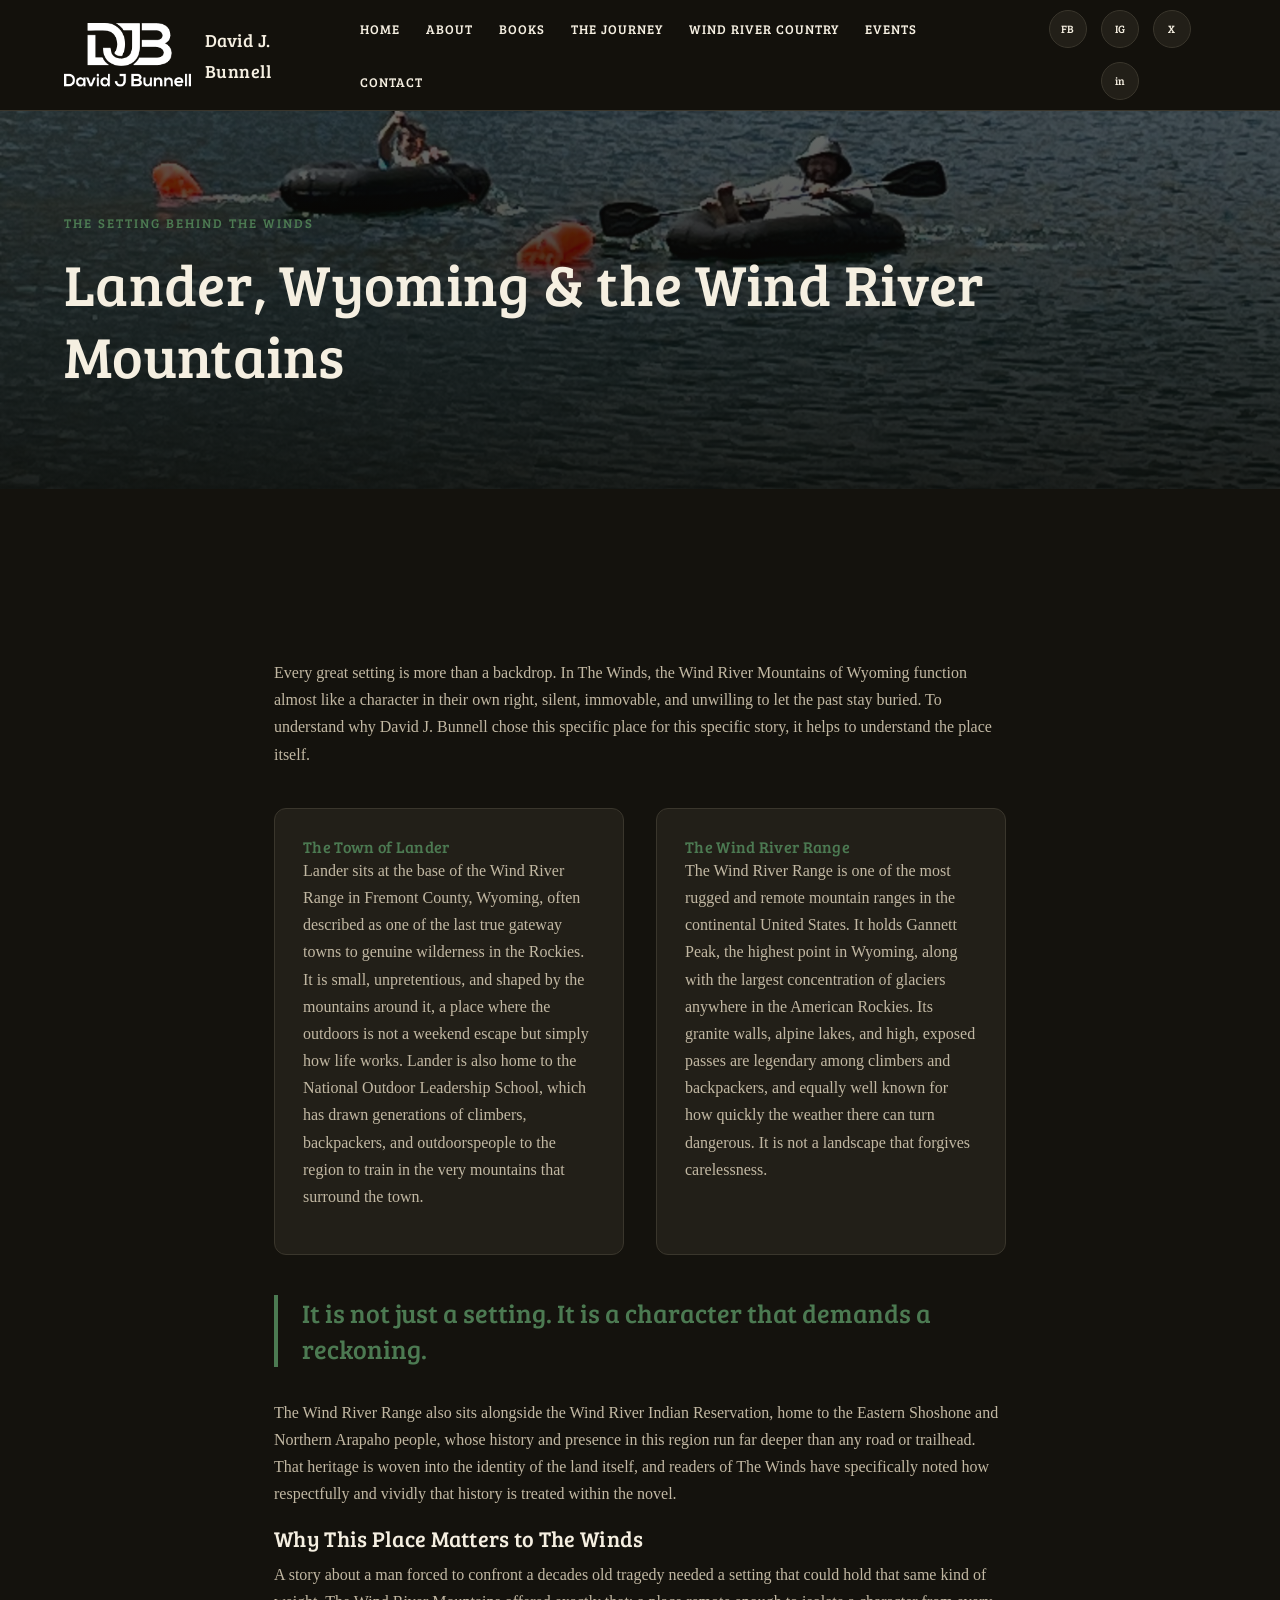
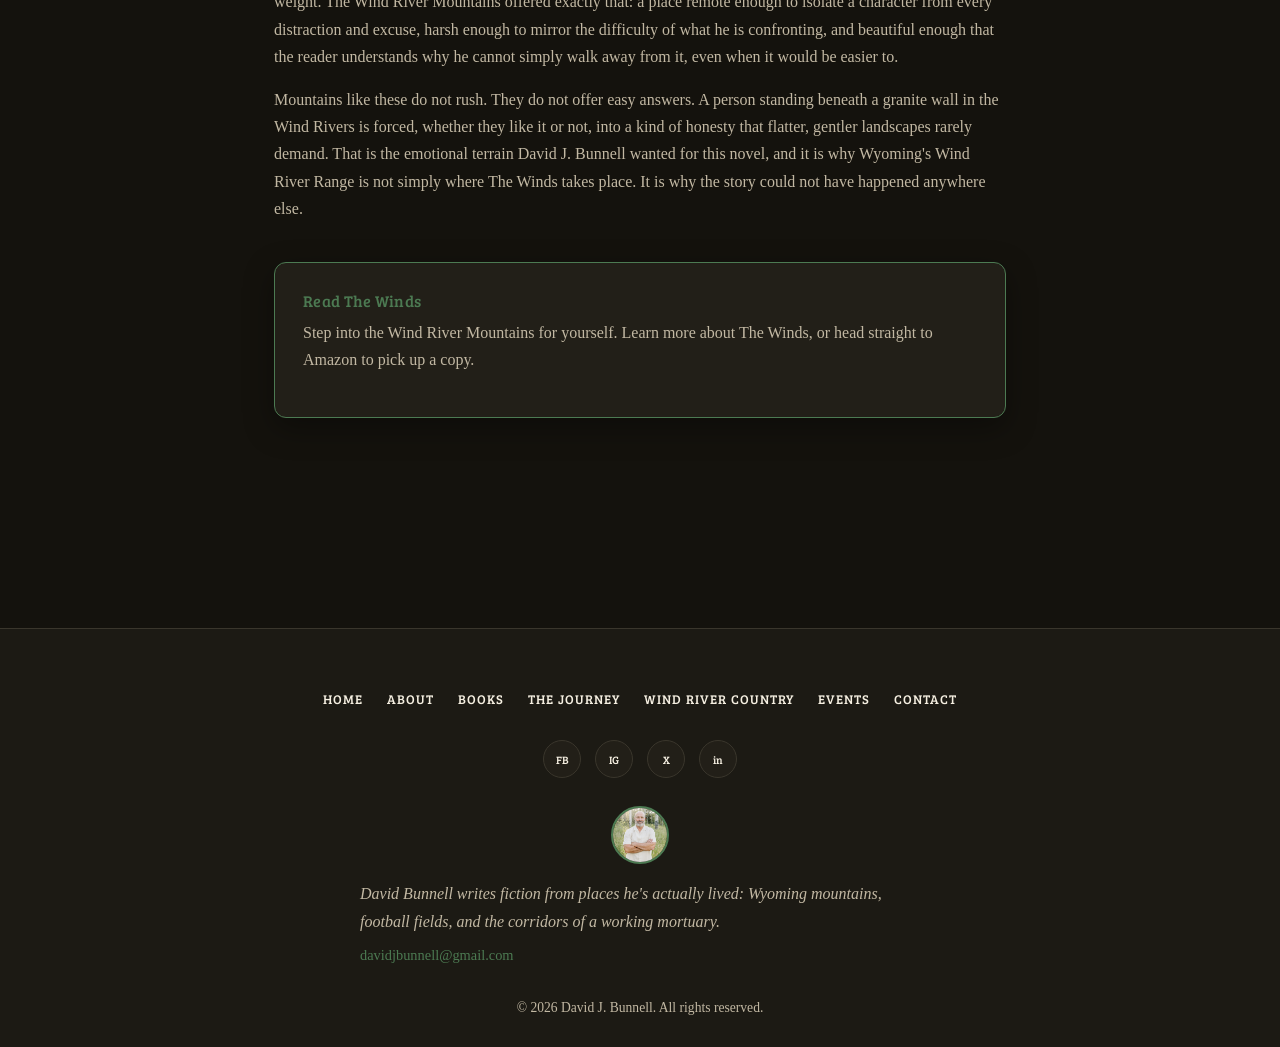
<file: lander-wind-rivers.html>
<!DOCTYPE html>
<html lang="en">
<head>
<meta charset="UTF-8">
<meta name="viewport" content="width=device-width, initial-scale=1.0">
<title>Lander, Wyoming & the Wind River Mountains | David J. Bunnell</title>
<meta name="description" content="Why Lander, Wyoming and the Wind River Mountains matter to David J. Bunnell's novel The Winds.">
<link rel="stylesheet" href="styles.css">
</head>
<body class="theme-winds">

<header class="site-header">
  <div class="container header-inner">
    <a href="index.html" class="logo">
      <img src="logo.png" alt="David J. Bunnell logo" class="logo-photo">
      <span class="logo-word">David J. Bunnell</span>
    </a>
    <nav class="main-nav" id="main-nav">
      <ul>
        <li><a href="index.html">Home</a></li>
        <li><a href="about.html">About</a></li>
        <li class="has-dropdown">
          <a href="books.html">Books</a>
          <ul class="dropdown">
            <li><a href="book-the-winds.html">The Winds</a></li>
            <li><a href="book-body-run.html">Body Run</a></li>
            <li><a href="book-touchdown-jesus.html">Touchdown Jesus</a></li>
          </ul>
        </li>
        <li><a href="the-journey.html">The Journey</a></li>
        <li><a href="lander-wind-rivers.html">Wind River Country</a></li>
        <li><a href="events.html">Events</a></li>
        <li><a href="contact.html">Contact</a></li>
      </ul>
    </nav>
    <div class="social-icons header-social">
      <a href="https://www.facebook.com/share/1HN6yEYTqN/?mibextid=wwXIfr" target="_blank" rel="noopener noreferrer">FB</a>
      <a href="https://www.instagram.com/authordavidbunnell?igsi=NWQ4emoxc3NoaTAx" target="_blank" rel="noopener noreferrer">IG</a>
      <a href="https://x.com/authorbunnell?s=11" target="_blank" rel="noopener noreferrer">X</a>
      <a href="https://www.linkedin.com/in/dave-bunnell-972948b?utm_source=share_via&utm_content=profile&utm_medium=member_ios" target="_blank" rel="noopener noreferrer">in</a>
    </div>
    <button class="hamburger" id="hamburger" aria-label="Toggle menu" aria-expanded="false">
      <span></span><span></span><span></span>
    </button>
  </div>
</header>

<section class="page-hero" style="background-image:url('wind-river-mountains-landscape.jpg');">
  <div class="container">
    <span class="eyebrow">The Setting Behind The Winds</span>
    <h1>Lander, Wyoming & the Wind River Mountains</h1>
  </div>
</section>

<section>
  <div class="single-col reveal">
    <p>Every great setting is more than a backdrop. In <a href="book-the-winds.html">The Winds</a>, the Wind River Mountains of Wyoming function almost like a character in their own right, silent, immovable, and unwilling to let the past stay buried. To understand why David J. Bunnell chose this specific place for this specific story, it helps to understand the place itself.</p>

    <div class="info-grid">
      <div class="info-card">
        <h4>The Town of Lander</h4>
        <p>Lander sits at the base of the Wind River Range in Fremont County, Wyoming, often described as one of the last true gateway towns to genuine wilderness in the Rockies. It is small, unpretentious, and shaped by the mountains around it, a place where the outdoors is not a weekend escape but simply how life works. Lander is also home to the National Outdoor Leadership School, which has drawn generations of climbers, backpackers, and outdoorspeople to the region to train in the very mountains that surround the town.</p>
      </div>
      <div class="info-card">
        <h4>The Wind River Range</h4>
        <p>The Wind River Range is one of the most rugged and remote mountain ranges in the continental United States. It holds Gannett Peak, the highest point in Wyoming, along with the largest concentration of glaciers anywhere in the American Rockies. Its granite walls, alpine lakes, and high, exposed passes are legendary among climbers and backpackers, and equally well known for how quickly the weather there can turn dangerous. It is not a landscape that forgives carelessness.</p>
      </div>
    </div>

    <blockquote class="pull-quote">It is not just a setting. It is a character that demands a reckoning.</blockquote>

    <p>The Wind River Range also sits alongside the Wind River Indian Reservation, home to the Eastern Shoshone and Northern Arapaho people, whose history and presence in this region run far deeper than any road or trailhead. That heritage is woven into the identity of the land itself, and readers of The Winds have specifically noted how respectfully and vividly that history is treated within the novel.</p>

    <h3>Why This Place Matters to The Winds</h3>
    <p>A story about a man forced to confront a decades old tragedy needed a setting that could hold that same kind of weight. The Wind River Mountains offered exactly that: a place remote enough to isolate a character from every distraction and excuse, harsh enough to mirror the difficulty of what he is confronting, and beautiful enough that the reader understands why he cannot simply walk away from it, even when it would be easier to.</p>

    <p>Mountains like these do not rush. They do not offer easy answers. A person standing beneath a granite wall in the Wind Rivers is forced, whether they like it or not, into a kind of honesty that flatter, gentler landscapes rarely demand. That is the emotional terrain David J. Bunnell wanted for this novel, and it is why Wyoming's Wind River Range is not simply where The Winds takes place. It is why the story could not have happened anywhere else.</p>

    <div class="callout-box">
      <h4>Read The Winds</h4>
      <p>Step into the Wind River Mountains for yourself. <a href="book-the-winds.html">Learn more about The Winds</a>, or head straight to <a href="https://www.amazon.com/WINDS-NOTHING-PROPOSITION-COULD-EITHER-ebook/dp/B0DDWB7ZQ5?ref_=ast_author_dp&th=1&psc=1" target="_blank" rel="noopener noreferrer">Amazon</a> to pick up a copy.</p>
    </div>
  </div>
</section>

<footer class="site-footer">
  <div class="container footer-inner">
    <nav class="footer-nav">
      <ul>
        <li><a href="index.html">Home</a></li>
        <li><a href="about.html">About</a></li>
        <li><a href="books.html">Books</a></li>
        <li><a href="the-journey.html">The Journey</a></li>
        <li><a href="lander-wind-rivers.html">Wind River Country</a></li>
        <li><a href="events.html">Events</a></li>
        <li><a href="contact.html">Contact</a></li>
      </ul>
    </nav>
    <div class="social-icons">
      <a href="https://www.facebook.com/share/1HN6yEYTqN/?mibextid=wwXIfr" target="_blank" rel="noopener noreferrer">FB</a>
      <a href="https://www.instagram.com/authordavidbunnell?igsi=NWQ4emoxc3NoaTAx" target="_blank" rel="noopener noreferrer">IG</a>
      <a href="https://x.com/authorbunnell?s=11" target="_blank" rel="noopener noreferrer">X</a>
      <a href="https://www.linkedin.com/in/dave-bunnell-972948b?utm_source=share_via&utm_content=profile&utm_medium=member_ios" target="_blank" rel="noopener noreferrer">in</a>
    </div>
    <div class="footer-author">
      <img src="david-bunnell-author-photo.png" alt="David J. Bunnell">
      <div>
        <p class="footer-tagline">David Bunnell writes fiction from places he's actually lived: Wyoming mountains, football fields, and the corridors of a working mortuary.</p>
        <a href="mailto:davidjbunnell@gmail.com" class="footer-email">davidjbunnell@gmail.com</a>
      </div>
    </div>
    <p class="footer-copy">&copy; 2026 David J. Bunnell. All rights reserved.</p>
  </div>
</footer>

<script src="script.js"></script>
</body>
</html>
</file>
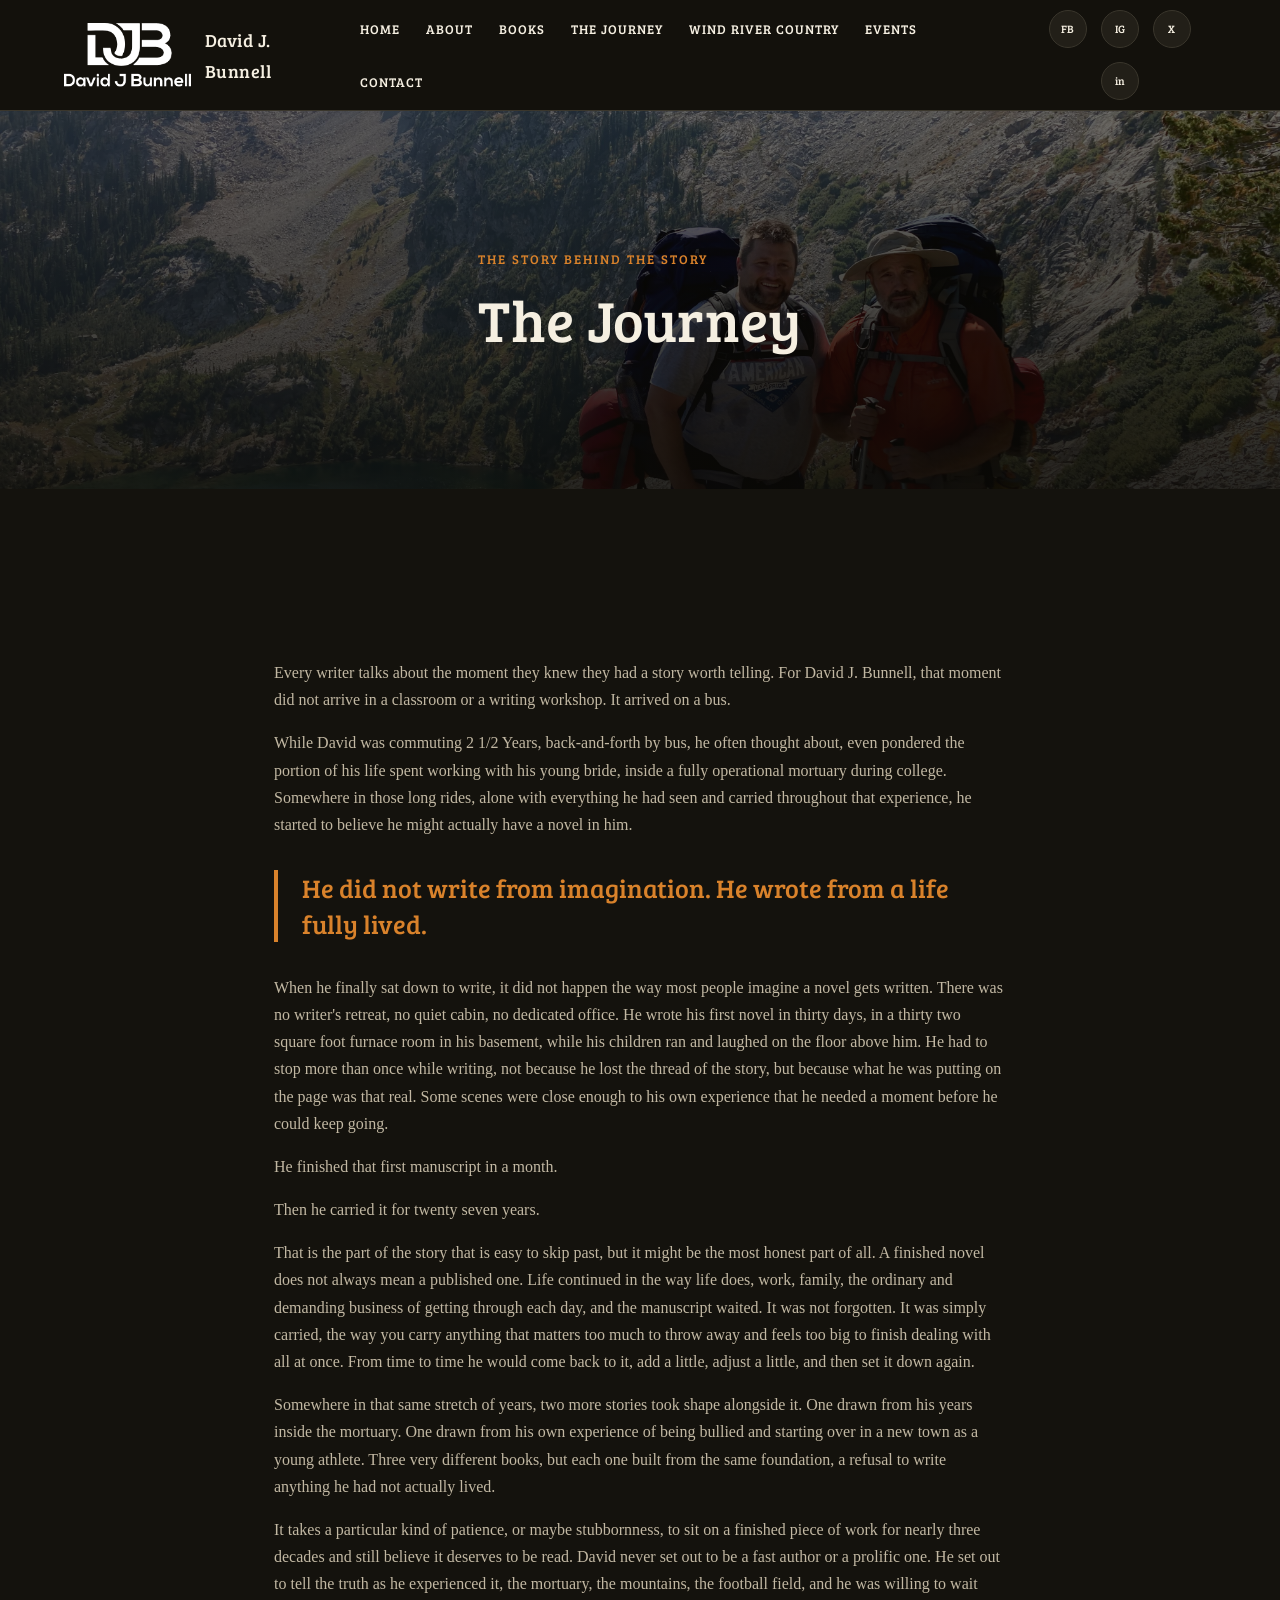
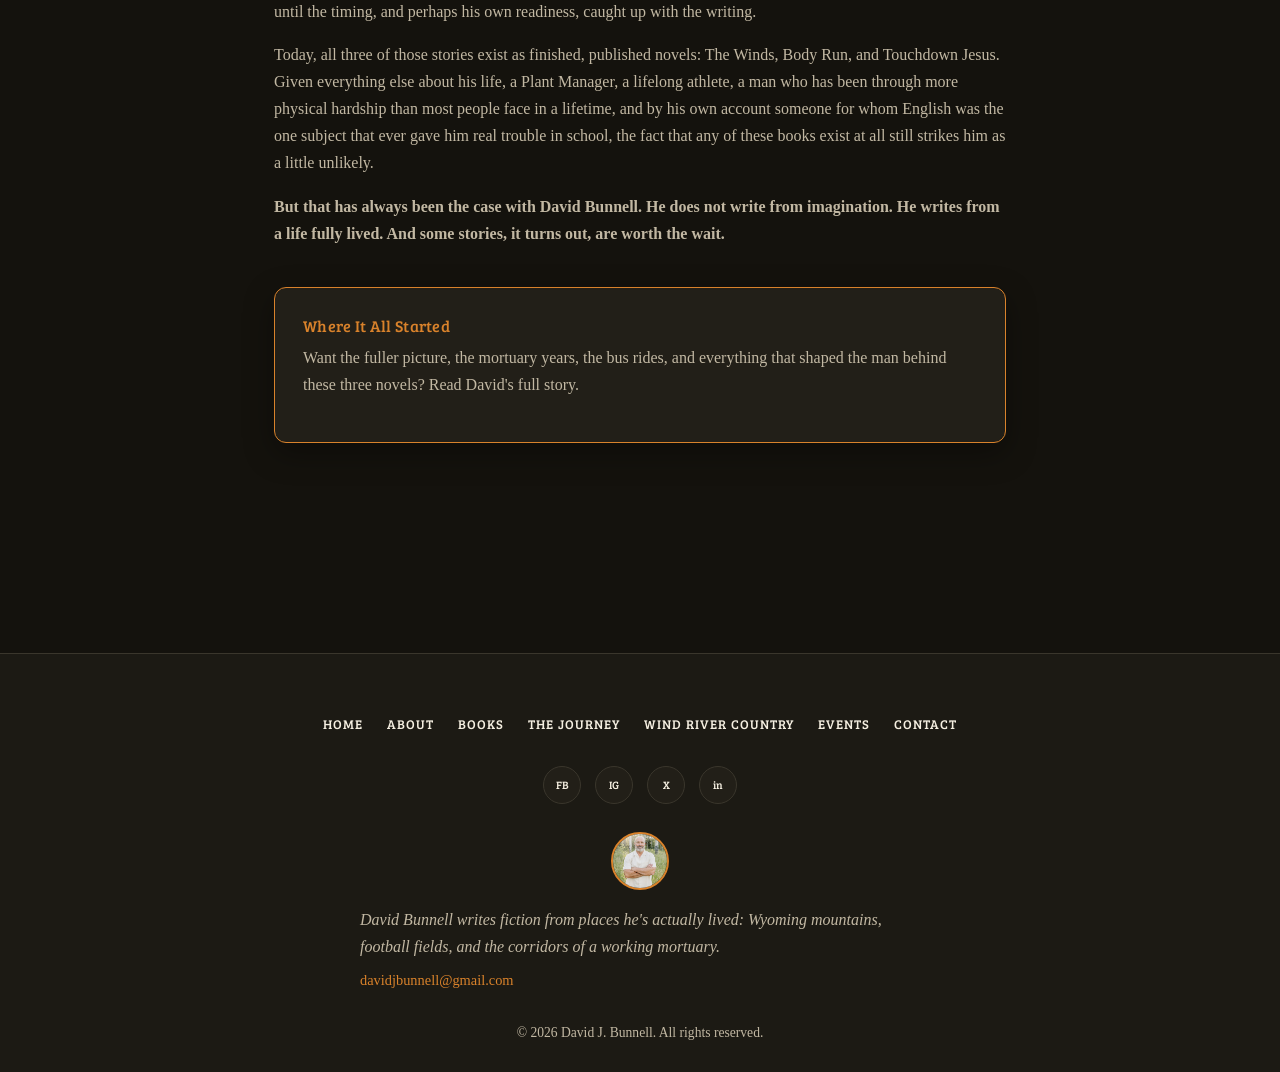
<file: the-journey.html>
<!DOCTYPE html>
<html lang="en">
<head>
<meta charset="UTF-8">
<meta name="viewport" content="width=device-width, initial-scale=1.0">
<title>The Journey | David J. Bunnell</title>
<meta name="description" content="The story behind the story, how David J. Bunnell wrote his first novel in thirty days, then carried it for twenty seven years.">
<link rel="stylesheet" href="styles.css">
</head>
<body>

<header class="site-header">
  <div class="container header-inner">
    <a href="index.html" class="logo">
      <img src="logo.png" alt="David J. Bunnell logo" class="logo-photo">
      <span class="logo-word">David J. Bunnell</span>
    </a>
    <nav class="main-nav" id="main-nav">
      <ul>
        <li><a href="index.html">Home</a></li>
        <li><a href="about.html">About</a></li>
        <li class="has-dropdown">
          <a href="books.html">Books</a>
          <ul class="dropdown">
            <li><a href="book-the-winds.html">The Winds</a></li>
            <li><a href="book-body-run.html">Body Run</a></li>
            <li><a href="book-touchdown-jesus.html">Touchdown Jesus</a></li>
          </ul>
        </li>
        <li><a href="the-journey.html">The Journey</a></li>
        <li><a href="lander-wind-rivers.html">Wind River Country</a></li>
        <li><a href="events.html">Events</a></li>
        <li><a href="contact.html">Contact</a></li>
      </ul>
    </nav>
    <div class="social-icons header-social">
      <a href="https://www.facebook.com/share/1HN6yEYTqN/?mibextid=wwXIfr" target="_blank" rel="noopener noreferrer">FB</a>
      <a href="https://www.instagram.com/authordavidbunnell?igsi=NWQ4emoxc3NoaTAx" target="_blank" rel="noopener noreferrer">IG</a>
      <a href="https://x.com/authorbunnell?s=11" target="_blank" rel="noopener noreferrer">X</a>
      <a href="https://www.linkedin.com/in/dave-bunnell-972948b?utm_source=share_via&utm_content=profile&utm_medium=member_ios" target="_blank" rel="noopener noreferrer">in</a>
    </div>
    <button class="hamburger" id="hamburger" aria-label="Toggle menu" aria-expanded="false">
      <span></span><span></span><span></span>
    </button>
  </div>
</header>

<section class="page-hero" style="background-image:url('david-and-brother-outdoors.jpg');">
  <div class="container">
    <span class="eyebrow">The Story Behind the Story</span>
    <h1>The Journey</h1>
  </div>
</section>

<section>
  <div class="single-col reveal">
    <p>Every writer talks about the moment they knew they had a story worth telling. For David J. Bunnell, that moment did not arrive in a classroom or a writing workshop. It arrived on a bus.</p>

    <p>While David was commuting 2 1/2 Years, back-and-forth by bus, he often thought about, even pondered the portion of his life spent working with his young bride, inside a fully operational mortuary during college.  Somewhere in those long rides, alone with everything he had seen and carried throughout that experience, he started to believe he might actually have a novel in him.</p>

    <blockquote class="pull-quote">He did not write from imagination. He wrote from a life fully lived.</blockquote>

    <p>When he finally sat down to write, it did not happen the way most people imagine a novel gets written. There was no writer's retreat, no quiet cabin, no dedicated office. He wrote his first novel in thirty days, in a thirty two square foot furnace room in his basement, while his children ran and laughed on the floor above him. He had to stop more than once while writing, not because he lost the thread of the story, but because what he was putting on the page was that real. Some scenes were close enough to his own experience that he needed a moment before he could keep going.</p>

    <p>He finished that first manuscript in a month.</p>

    <p>Then he carried it for twenty seven years.</p>

    <p>That is the part of the story that is easy to skip past, but it might be the most honest part of all. A finished novel does not always mean a published one. Life continued in the way life does, work, family, the ordinary and demanding business of getting through each day, and the manuscript waited. It was not forgotten. It was simply carried, the way you carry anything that matters too much to throw away and feels too big to finish dealing with all at once. From time to time he would come back to it, add a little, adjust a little, and then set it down again.</p>

    <p>Somewhere in that same stretch of years, two more stories took shape alongside it. One drawn from his years inside the mortuary. One drawn from his own experience of being bullied and starting over in a new town as a young athlete. Three very different books, but each one built from the same foundation, a refusal to write anything he had not actually lived.</p>

    <p>It takes a particular kind of patience, or maybe stubbornness, to sit on a finished piece of work for nearly three decades and still believe it deserves to be read. David never set out to be a fast author or a prolific one. He set out to tell the truth as he experienced it, the mortuary, the mountains, the football field, and he was willing to wait until the timing, and perhaps his own readiness, caught up with the writing.</p>

    <p>Today, all three of those stories exist as finished, published novels: <a href="book-the-winds.html">The Winds</a>, <a href="book-body-run.html">Body Run</a>, and <a href="book-touchdown-jesus.html">Touchdown Jesus</a>. Given everything else about his life, a Plant Manager, a lifelong athlete, a man who has been through more physical hardship than most people face in a lifetime, and by his own account someone for whom English was the one subject that ever gave him real trouble in school, the fact that any of these books exist at all still strikes him as a little unlikely.</p>

    <p><strong>But that has always been the case with David Bunnell. He does not write from imagination. He writes from a life fully lived. And some stories, it turns out, are worth the wait.</strong></p>

    <div class="callout-box">
      <h4>Where It All Started</h4>
      <p>Want the fuller picture, the mortuary years, the bus rides, and everything that shaped the man behind these three novels? <a href="about.html">Read David's full story</a>.</p>
    </div>
  </div>
</section>

<footer class="site-footer">
  <div class="container footer-inner">
    <nav class="footer-nav">
      <ul>
        <li><a href="index.html">Home</a></li>
        <li><a href="about.html">About</a></li>
        <li><a href="books.html">Books</a></li>
        <li><a href="the-journey.html">The Journey</a></li>
        <li><a href="lander-wind-rivers.html">Wind River Country</a></li>
        <li><a href="events.html">Events</a></li>
        <li><a href="contact.html">Contact</a></li>
      </ul>
    </nav>
    <div class="social-icons">
      <a href="https://www.facebook.com/share/1HN6yEYTqN/?mibextid=wwXIfr" target="_blank" rel="noopener noreferrer">FB</a>
      <a href="https://www.instagram.com/authordavidbunnell?igsi=NWQ4emoxc3NoaTAx" target="_blank" rel="noopener noreferrer">IG</a>
      <a href="https://x.com/authorbunnell?s=11" target="_blank" rel="noopener noreferrer">X</a>
      <a href="https://www.linkedin.com/in/dave-bunnell-972948b?utm_source=share_via&utm_content=profile&utm_medium=member_ios" target="_blank" rel="noopener noreferrer">in</a>
    </div>
    <div class="footer-author">
      <img src="david-bunnell-author-photo.png" alt="David J. Bunnell">
      <div>
        <p class="footer-tagline">David Bunnell writes fiction from places he's actually lived: Wyoming mountains, football fields, and the corridors of a working mortuary.</p>
        <a href="mailto:davidjbunnell@gmail.com" class="footer-email">davidjbunnell@gmail.com</a>
      </div>
    </div>
    <p class="footer-copy">&copy; 2026 David J. Bunnell. All rights reserved.</p>
  </div>
</footer>

<script src="script.js"></script>
</body>
</html>
</file>
<file: styles.css>
/* ==========================================================================
   DAVID J. BUNNELL, AUTHOR WEBSITE
   Global Stylesheet, Dark Theme with Glow Accents
   ========================================================================== */

@import url('https://fonts.googleapis.com/css2?family=Bree+Serif&display=swap');

:root {
  --color-bg: #14120d;
  --color-bg-alt: #1c1a14;
  --color-bg-card: #221f18;
  --color-text: #f5efe1;
  --color-text-muted: #c2b8a3;
  --color-border: #3a362c;

  --color-accent: #d9822b;
  --color-accent-dark: #a8611f;
  --color-accent-text: #14120d;
  --color-accent-soft: rgba(217, 130, 43, 0.18);
  --color-accent-glow: rgba(217, 130, 43, 0.55);

  --font-heading: 'Bree Serif', Georgia, serif;
  --font-body: Georgia, 'Times New Roman', Times, serif;

  --container: 1200px;
  --radius: 12px;
  --radius-sm: 8px;
  --transition: 0.25s ease;
  --shadow-soft: 0 10px 30px rgba(0,0,0,0.35);
  --shadow-strong: 0 25px 60px rgba(0,0,0,0.55);
}

body.theme-winds {
  --color-accent: #4c7a52;
  --color-accent-dark: #365b3b;
  --color-accent-soft: rgba(76, 122, 82, 0.18);
  --color-accent-glow: rgba(76, 122, 82, 0.55);
}
body.theme-bodyrun {
  --color-accent: #9c3b3b;
  --color-accent-dark: #772c2c;
  --color-accent-soft: rgba(156, 59, 59, 0.18);
  --color-accent-glow: rgba(156, 59, 59, 0.55);
}
body.theme-touchdown {
  --color-accent: #d9822b;
  --color-accent-dark: #a8611f;
  --color-accent-soft: rgba(217, 130, 43, 0.18);
  --color-accent-glow: rgba(217, 130, 43, 0.55);
}

/* ---------------------------------------------------------------------- */
/* RESET & BASE                                                           */
/* ---------------------------------------------------------------------- */
*, *::before, *::after { box-sizing: border-box; margin: 0; padding: 0; }
html { scroll-behavior: smooth; }
body {
  font-family: var(--font-body);
  background: var(--color-bg);
  color: var(--color-text);
  line-height: 1.7;
  -webkit-font-smoothing: antialiased;
  overflow-x: hidden;
}
img { max-width: 100%; display: block; }
a { color: inherit; text-decoration: none; }
ul { list-style: none; }
button { font-family: inherit; cursor: pointer; border: none; background: none; }

h1, h2, h3, h4 {
  font-family: var(--font-heading);
  font-weight: 400;
  letter-spacing: 0.3px;
  line-height: 1.25;
  color: var(--color-text);
}
h1 { font-size: clamp(2.2rem, 5vw, 3.6rem); }
h2 { font-size: clamp(1.8rem, 4vw, 2.5rem); margin-bottom: 1rem; }
h3 { font-size: 1.4rem; margin-bottom: 0.6rem; }
p { margin-bottom: 1rem; color: var(--color-text-muted); }

.container {
  max-width: var(--container);
  margin: 0 auto;
  padding: 0 24px;
  position: relative;
  z-index: 1;
}
section { padding: 90px 0; position: relative; }
.section-alt { background: var(--color-bg-alt); }
.text-center { text-align: center; }

.eyebrow {
  display: inline-block;
  font-family: var(--font-heading);
  text-transform: uppercase;
  letter-spacing: 2px;
  font-size: 0.8rem;
  color: var(--color-accent);
  margin-bottom: 12px;
}

.section-head {
  text-align: center;
  max-width: 720px;
  margin: 0 auto 48px;
}
.section-head h2::after {
  content: '';
  display: block;
  width: 0;
  height: 3px;
  background: var(--color-accent);
  margin: 18px auto 0;
  border-radius: 3px;
  transition: width 0.9s ease;
}
.section-head.visible h2::after { width: 64px; }

/* ---------------------------------------------------------------------- */
/* SCROLL REVEAL                                                          */
/* ---------------------------------------------------------------------- */
.reveal {
  opacity: 0;
  transform: translateY(32px);
  transition: opacity 0.8s ease, transform 0.8s ease;
}
.reveal.visible {
  opacity: 1;
  transform: none;
}

/* ---------------------------------------------------------------------- */
/* BUTTONS                                                                */
/* ---------------------------------------------------------------------- */
.btn {
  display: inline-block;
  padding: 15px 32px;
  font-family: var(--font-heading);
  font-size: 0.95rem;
  letter-spacing: 0.5px;
  border-radius: var(--radius-sm);
  transition: all var(--transition);
  border: 2px solid transparent;
}
.btn-primary {
  background: var(--color-accent);
  color: var(--color-accent-text);
  box-shadow: 0 0 0 rgba(0,0,0,0);
}
.btn-primary:hover {
  background: var(--color-accent-dark);
  transform: translateY(-3px);
  box-shadow: 0 0 24px var(--color-accent-glow), 0 12px 24px rgba(0,0,0,0.35);
}
.btn-outline {
  border-color: var(--color-accent);
  color: var(--color-text);
}
.btn-outline:hover {
  background: var(--color-accent);
  color: var(--color-accent-text);
  transform: translateY(-3px);
  box-shadow: 0 0 20px var(--color-accent-glow);
}
.btn-row { display: flex; gap: 16px; flex-wrap: wrap; }

@keyframes pulseGlow {
  0%, 100% { box-shadow: 0 0 8px var(--color-accent-glow); }
  50% { box-shadow: 0 0 26px var(--color-accent-glow); }
}
.btn-glow {
  animation: pulseGlow 2.6s ease-in-out infinite;
}

/* ---------------------------------------------------------------------- */
/* HEADER / NAV                                                           */
/* ---------------------------------------------------------------------- */
.site-header {
  position: sticky;
  top: 0;
  z-index: 1000;
  background: rgba(20, 18, 13, 0.94);
  backdrop-filter: blur(6px);
  border-bottom: 1px solid var(--color-border);
}
.header-inner {
  display: flex;
  align-items: center;
  justify-content: space-between;
  padding-top: 10px;
  padding-bottom: 10px;
  gap: 20px;
}
.logo {
  display: flex;
  align-items: center;
  gap: 14px;
}
.logo {
  display: flex;
  align-items: center;
  gap: 14px;
  overflow: visible;
}
.logo {
  display: flex;
  align-items: center;
  gap: 14px;
}
.logo-photo {
  width: auto;
  height: 64px;
  border-radius: 0;
  object-fit: contain;
  border: none;
  box-shadow: none;
  display: block;
}
.logo:hover .logo-photo {
  transform: scale(1.04);
  transition: transform var(--transition);
}
.logo:hover .logo-photo {
  transform: scale(1.04);
}
.logo-word {
  font-family: var(--font-heading);
  font-size: 1.15rem;
  letter-spacing: 0.5px;
  color: var(--color-text);
}

.main-nav ul {
  display: flex;
  align-items: center;
  gap: 26px;
  flex-wrap: wrap;
}
.main-nav a {
  font-family: var(--font-heading);
  text-transform: uppercase;
  font-size: 0.8rem;
  letter-spacing: 1px;
  padding: 8px 0;
  position: relative;
  transition: color var(--transition);
  color: var(--color-text);
}
.main-nav a:hover { color: var(--color-accent); }

.has-dropdown { position: relative; }
.dropdown {
  position: absolute;
  top: 100%;
  left: 0;
  background: var(--color-bg-card);
  border: 1px solid var(--color-border);
  border-radius: var(--radius-sm);
  min-width: 200px;
  padding: 8px 0;
  opacity: 0;
  visibility: hidden;
  transform: translateY(8px);
  transition: all var(--transition);
  box-shadow: var(--shadow-strong);
}
.has-dropdown:hover .dropdown {
  opacity: 1;
  visibility: visible;
  transform: translateY(0);
}
.dropdown li a {
  display: block;
  padding: 10px 20px;
  text-transform: none;
  letter-spacing: 0;
  font-family: var(--font-body);
  font-size: 0.95rem;
}
.dropdown li a:hover { background: var(--color-bg-alt); }

.header-social { display: flex; flex-direction: row; gap: 10px; }

.social-icons {
  display: flex;
  flex-direction: row;
  align-items: center;
  justify-content: center;
  flex-wrap: wrap;
  gap: 14px;
}
.social-icons a {
  width: 38px;
  height: 38px;
  border: 1px solid var(--color-border);
  border-radius: 50%;
  display: flex;
  align-items: center;
  justify-content: center;
  font-size: 0.7rem;
  font-family: var(--font-heading);
  background: var(--color-bg-card);
  color: var(--color-text);
  transition: all var(--transition);
}
.social-icons a:hover {
  border-color: var(--color-accent);
  background: var(--color-accent);
  color: var(--color-accent-text);
  transform: translateY(-3px);
  box-shadow: 0 0 16px var(--color-accent-glow);
}

.hamburger {
  display: none;
  flex-direction: column;
  gap: 5px;
  width: 30px;
  z-index: 1100;
}
.hamburger span {
  height: 2px;
  width: 100%;
  background: var(--color-text);
  transition: all var(--transition);
}
.hamburger.active span:nth-child(1) { transform: rotate(45deg) translate(6px, 6px); }
.hamburger.active span:nth-child(2) { opacity: 0; }
.hamburger.active span:nth-child(3) { transform: rotate(-45deg) translate(6px, -6px); }

/* ---------------------------------------------------------------------- */
/* HERO                                                                   */
/* ---------------------------------------------------------------------- */
.hero {
  position: relative;
  min-height: 88vh;
  display: flex;
  align-items: center;
  overflow: hidden;
}
.hero::before {
  content: '';
  position: absolute;
  width: 560px;
  height: 560px;
  background: radial-gradient(circle, var(--color-accent-soft) 0%, transparent 70%);
  top: -140px;
  right: -140px;
  filter: blur(40px);
  animation: floatGlow 9s ease-in-out infinite;
  z-index: 0;
}
.hero::after {
  content: '';
  position: absolute;
  width: 420px;
  height: 420px;
  background: radial-gradient(circle, var(--color-accent-soft) 0%, transparent 70%);
  bottom: -160px;
  left: -120px;
  filter: blur(50px);
  animation: floatGlow 11s ease-in-out infinite reverse;
  z-index: 0;
}
@keyframes floatGlow {
  0%, 100% { transform: translate(0, 0); }
  50% { transform: translate(-30px, 30px); }
}
.hero-flex {
  display: grid;
  grid-template-columns: 1.3fr 1fr;
  gap: 56px;
  align-items: center;
  position: relative;
  z-index: 1;
}
.hero-content { animation: fadeInUp 1s ease both; }
.hero-content h1 { margin-bottom: 20px; }
.hero-content p { font-size: 1.1rem; color: var(--color-text); max-width: 620px; }
.hero-content .btn-row { margin-top: 28px; }

.hero-photo-frame {
  animation: fadeInUp 1.2s ease both;
  animation-delay: 0.15s;
  position: relative;
}
.hero-photo-frame img {
  border-radius: var(--radius);
  box-shadow: var(--shadow-strong);
  border: 4px solid var(--color-accent);
  animation: photoGlow 4s ease-in-out infinite;
}
@keyframes photoGlow {
  0%, 100% { box-shadow: var(--shadow-strong), 0 0 18px var(--color-accent-glow); }
  50% { box-shadow: var(--shadow-strong), 0 0 34px var(--color-accent-glow); }
}

@keyframes fadeInUp {
  from { opacity: 0; transform: translateY(24px); }
  to { opacity: 1; transform: translateY(0); }
}

.page-hero {
  position: relative;
  min-height: 42vh;
  padding: 60px 0;
  background-size: cover;
  background-position: center;
  display: flex;
  align-items: center;
}
.page-hero::before {
  content: '';
  position: absolute;
  inset: 0;
  background: linear-gradient(180deg, rgba(10,9,6,0.6) 0%, rgba(10,9,6,0.88) 100%);
}
.page-hero .container { position: relative; z-index: 2; }

/* ---------------------------------------------------------------------- */
/* CARDS, BOOKS, GALLERY                                                  */
/* ---------------------------------------------------------------------- */
.card-grid {
  display: grid;
  grid-template-columns: repeat(3, 1fr);
  gap: 32px;
  margin-top: 48px;
}
.book-card {
  position: relative;
  background: var(--color-bg-card);
  border: 1px solid var(--color-border);
  border-radius: var(--radius);
  overflow: hidden;
  box-shadow: var(--shadow-soft);
  transition: transform var(--transition), box-shadow var(--transition);
}
.book-card:hover {
  transform: translateY(-8px);
  box-shadow: var(--shadow-strong), 0 0 22px var(--color-accent-soft);
}
.book-card::after {
  content: '';
  position: absolute;
  top: 0; left: -75%;
  width: 50%; height: 100%;
  background: linear-gradient(120deg, transparent, rgba(255,255,255,0.12), transparent);
  transform: skewX(-20deg);
  transition: left 0.75s ease;
  pointer-events: none;
}
.book-card:hover::after { left: 125%; }
.book-card img { width: 100%; aspect-ratio: 2/3; object-fit: cover; }
.book-card-body { padding: 26px; }
.book-card-body h3 { color: var(--color-text); }
.book-card-body p { font-size: 0.95rem; }

.feature-block {
  display: grid;
  grid-template-columns: 1fr 1.4fr;
  gap: 56px;
  align-items: center;
  padding: 64px 0;
  border-bottom: 1px solid var(--color-border);
}
.feature-block.reverse { grid-template-columns: 1.4fr 1fr; }
.feature-block.reverse .feature-image { order: 2; }
.feature-image img {
  border-radius: var(--radius);
  box-shadow: var(--shadow-strong);
}
.feature-text .tagline {
  font-style: italic;
  color: var(--color-accent);
  font-size: 1.1rem;
  margin-bottom: 16px;
}

/* ---------------------------------------------------------------------- */
/* TESTIMONIALS                                                           */
/* ---------------------------------------------------------------------- */
.testimonial-strip {
  display: grid;
  grid-template-columns: repeat(3, 1fr);
  gap: 28px;
  margin-top: 40px;
}
.testimonial-card {
  position: relative;
  background: var(--color-bg-card);
  border-left: 3px solid var(--color-accent);
  padding: 32px 26px 26px;
  border-radius: var(--radius);
  box-shadow: var(--shadow-soft);
  transition: box-shadow var(--transition);
}
.testimonial-card:hover {
  box-shadow: var(--shadow-soft), 0 0 18px var(--color-accent-soft);
}
.testimonial-card::before {
  content: '\201C';
  font-family: var(--font-heading);
  font-size: 3rem;
  color: var(--color-accent);
  opacity: 0.5;
  position: absolute;
  top: 4px;
  left: 20px;
  line-height: 1;
}
.testimonial-card p {
  font-style: italic;
  color: var(--color-text);
  margin-bottom: 12px;
}
.testimonial-card .book-tag {
  font-family: var(--font-heading);
  text-transform: uppercase;
  font-size: 0.75rem;
  letter-spacing: 1px;
  color: var(--color-accent);
}

/* ---------------------------------------------------------------------- */
/* VIDEO SECTION                                                          */
/* ---------------------------------------------------------------------- */
.video-frame {
  position: relative;
  max-width: 720px;
  margin: 0 auto;
  border-radius: var(--radius);
  overflow: hidden;
  border: 3px solid var(--color-accent);
  animation: videoGlow 3.5s ease-in-out infinite;
}
@keyframes videoGlow {
  0%, 100% { box-shadow: var(--shadow-strong), 0 0 20px var(--color-accent-glow); }
  50% { box-shadow: var(--shadow-strong), 0 0 40px var(--color-accent-glow); }
}
.video-frame video {
  width: 100%;
  display: block;
  border-radius: var(--radius);
  background: #000;
}
.video-caption {
  text-align: center;
  font-family: var(--font-heading);
  color: var(--color-accent);
  margin-top: 20px;
  letter-spacing: 1px;
  text-transform: uppercase;
  font-size: 0.85rem;
}

/* ---------------------------------------------------------------------- */
/* ABOUT / JOURNEY / LANDER PAGES                                         */
/* ---------------------------------------------------------------------- */
.about-hero {
  display: grid;
  grid-template-columns: 1fr 1.5fr;
  gap: 56px;
  align-items: start;
  padding: 80px 0;
}
.about-hero img {
  border-radius: var(--radius);
  box-shadow: var(--shadow-strong);
  border: 4px solid var(--color-accent);
  position: sticky;
  top: 120px;
}
.pull-quote {
  font-family: var(--font-heading);
  font-size: 1.6rem;
  color: var(--color-accent);
  border-left: 4px solid var(--color-accent);
  padding-left: 24px;
  margin: 32px 0;
  line-height: 1.4;
}
.gallery-grid {
  display: grid;
  grid-template-columns: repeat(4, 1fr);
  gap: 16px;
  margin-top: 32px;
}
.gallery-grid img {
  aspect-ratio: 1;
  object-fit: cover;
  border-radius: var(--radius);
  transition: transform var(--transition), box-shadow var(--transition);
  box-shadow: var(--shadow-soft);
}
.gallery-grid img:hover {
  transform: scale(1.04);
  box-shadow: var(--shadow-soft), 0 0 16px var(--color-accent-soft);
}

.callout-box {
  background: var(--color-bg-card);
  border: 1px solid var(--color-accent);
  border-radius: var(--radius);
  padding: 28px;
  margin: 40px 0;
  box-shadow: var(--shadow-soft);
}
.callout-box h4 { color: var(--color-accent); margin-bottom: 8px; }

.single-col {
  max-width: 780px;
  margin: 0 auto;
  padding: 80px 24px;
}
.info-grid {
  display: grid;
  grid-template-columns: repeat(2, 1fr);
  gap: 32px;
  margin: 40px 0;
}
.info-card {
  background: var(--color-bg-card);
  border: 1px solid var(--color-border);
  border-radius: var(--radius);
  padding: 28px;
  transition: box-shadow var(--transition);
}
.info-card:hover { box-shadow: 0 0 18px var(--color-accent-soft); }
.info-card h4 { color: var(--color-accent); }

/* ---------------------------------------------------------------------- */
/* BOOK DETAIL PAGES                                                      */
/* ---------------------------------------------------------------------- */
.book-detail {
  display: grid;
  grid-template-columns: 0.9fr 1.4fr;
  gap: 56px;
  padding: 80px 0;
}
.book-detail-cover img {
  border-radius: var(--radius);
  box-shadow: var(--shadow-strong);
  position: sticky;
  top: 120px;
}
.book-meta {
  font-size: 0.9rem;
  color: var(--color-text-muted);
  margin: 20px 0;
  padding: 16px 0;
  border-top: 1px solid var(--color-border);
  border-bottom: 1px solid var(--color-border);
}
.sidebar-box {
  background: var(--color-bg-card);
  border-left: 3px solid var(--color-accent);
  padding: 24px;
  margin: 32px 0;
  border-radius: var(--radius);
  box-shadow: var(--shadow-soft);
}
.sidebar-box h4 { color: var(--color-accent); }

/* ---------------------------------------------------------------------- */
/* EVENTS                                                                 */
/* ---------------------------------------------------------------------- */
.events-list {
  display: flex;
  flex-direction: column;
  gap: 24px;
  margin-top: 40px;
}
.event-card {
  display: grid;
  grid-template-columns: 160px 1fr;
  gap: 28px;
  background: var(--color-bg-card);
  border: 1px solid var(--color-border);
  border-radius: var(--radius);
  padding: 28px;
  align-items: center;
  box-shadow: var(--shadow-soft);
  transition: box-shadow var(--transition);
}
.event-card:not(.empty):hover { box-shadow: var(--shadow-soft), 0 0 18px var(--color-accent-soft); }
.event-card.empty {
  border-style: dashed;
  opacity: 0.55;
  box-shadow: none;
}
.event-date {
  font-family: var(--font-heading);
  font-size: 1.3rem;
  color: var(--color-accent);
  text-align: center;
}
.event-date span { display: block; font-size: 0.8rem; color: var(--color-text-muted); text-transform: uppercase; }

/* ---------------------------------------------------------------------- */
/* CONTACT / FORM                                                         */
/* ---------------------------------------------------------------------- */
.contact-layout {
  display: grid;
  grid-template-columns: 1fr 1fr;
  gap: 56px;
  padding: 60px 0;
}
.form-group { margin-bottom: 20px; }
.form-group label {
  display: block;
  font-family: var(--font-heading);
  text-transform: uppercase;
  font-size: 0.8rem;
  letter-spacing: 1px;
  margin-bottom: 8px;
  color: var(--color-text-muted);
}
.form-group input,
.form-group textarea {
  width: 100%;
  padding: 14px;
  background: var(--color-bg-card);
  border: 1px solid var(--color-border);
  border-radius: var(--radius-sm);
  color: var(--color-text);
  font-family: var(--font-body);
  font-size: 1rem;
  transition: border-color var(--transition), box-shadow var(--transition);
}
.form-group input:focus,
.form-group textarea:focus {
  outline: none;
  border-color: var(--color-accent);
  box-shadow: 0 0 12px var(--color-accent-soft);
}
.contact-info h3 { margin-top: 32px; }
.contact-photo {
  width: 120px;
  height: 120px;
  border-radius: 50%;
  object-fit: cover;
  border: 3px solid var(--color-accent);
  margin-bottom: 20px;
  box-shadow: var(--shadow-soft);
}
.contact-email {
  display: inline-block;
  margin-top: 8px;
  color: var(--color-accent);
  font-family: var(--font-heading);
  font-size: 0.95rem;
  transition: color var(--transition);
}
.contact-email:hover { color: var(--color-accent-dark); text-decoration: underline; }

/* ---------------------------------------------------------------------- */
/* CTA BANNER                                                             */
/* ---------------------------------------------------------------------- */
.cta-banner {
  background: var(--color-accent);
  color: var(--color-accent-text);
  text-align: center;
  padding: 64px 0;
}
.cta-banner h2 { color: var(--color-accent-text); }
.cta-banner h2::after { background: var(--color-accent-text); width: 64px; }
.cta-banner .btn-outline {
  border-color: var(--color-accent-text);
  color: var(--color-accent-text);
}
.cta-banner .btn-outline:hover {
  background: var(--color-accent-text);
  color: var(--color-accent);
  box-shadow: 0 0 20px rgba(0,0,0,0.25);
}

/* ---------------------------------------------------------------------- */
/* FOOTER                                                                 */
/* ---------------------------------------------------------------------- */
.site-footer {
  background: var(--color-bg-alt);
  border-top: 1px solid var(--color-border);
  padding: 56px 0 28px;
}
.footer-inner {
  display: flex;
  flex-direction: column;
  align-items: center;
  gap: 28px;
  text-align: center;
}
.footer-nav ul {
  display: flex;
  gap: 24px;
  flex-wrap: wrap;
  justify-content: center;
}
.footer-nav a {
  font-family: var(--font-heading);
  text-transform: uppercase;
  font-size: 0.8rem;
  letter-spacing: 1px;
  color: var(--color-text);
}
.footer-nav a:hover { color: var(--color-accent); }

.footer-author {
  display: flex;
  align-items: center;
  gap: 16px;
  justify-content: center;
  flex-wrap: wrap;
  text-align: left;
  max-width: 560px;
}
.footer-author img {
  width: 58px;
  height: 58px;
  border-radius: 50%;
  object-fit: cover;
  border: 2px solid var(--color-accent);
  flex-shrink: 0;
}
.footer-tagline {
  font-style: italic;
  color: var(--color-text-muted);
  margin: 0 0 6px;
}
.footer-email {
  color: var(--color-accent);
  font-size: 0.9rem;
  transition: color var(--transition);
}
.footer-email:hover { color: var(--color-accent-dark); text-decoration: underline; }
.footer-copy {
  font-size: 0.85rem;
  color: var(--color-text-muted);
  margin: 0;
}

/* ---------------------------------------------------------------------- */
/* RESPONSIVE                                                             */
/* ---------------------------------------------------------------------- */
@media (max-width: 900px) {
  .card-grid, .testimonial-strip, .info-grid { grid-template-columns: 1fr; }
  .feature-block, .feature-block.reverse { grid-template-columns: 1fr; }
  .feature-block.reverse .feature-image { order: 0; }
  .about-hero, .book-detail, .contact-layout, .hero-flex {
    grid-template-columns: 1fr;
  }
  .hero-flex { text-align: center; }
  .hero-content p { margin-left: auto; margin-right: auto; }
  .hero-photo-frame { max-width: 320px; margin: 0 auto; }
  .about-hero img, .book-detail-cover img { position: static; max-width: 320px; margin: 0 auto; }
  .gallery-grid { grid-template-columns: repeat(2, 1fr); }
  .event-card { grid-template-columns: 1fr; text-align: center; }
}

@media (max-width: 768px) {
  .main-nav {
    position: fixed;
    top: 0;
    right: -100%;
    width: 280px;
    height: 100vh;
    background: var(--color-bg-card);
    flex-direction: column;
    padding: 100px 32px;
    transition: right var(--transition);
    z-index: 1050;
    box-shadow: var(--shadow-strong);
  }
  .main-nav.active { right: 0; }
  .main-nav ul { flex-direction: column; align-items: flex-start; gap: 20px; }
  .dropdown { position: static; opacity: 1; visibility: visible; transform: none; display: none; border: none; background: none; padding-left: 16px; box-shadow: none; }
  .has-dropdown.active .dropdown { display: block; }
  .header-social { display: none; }
  .hamburger { display: flex; }
  .logo-word { font-size: 1rem; }
}
</file>
